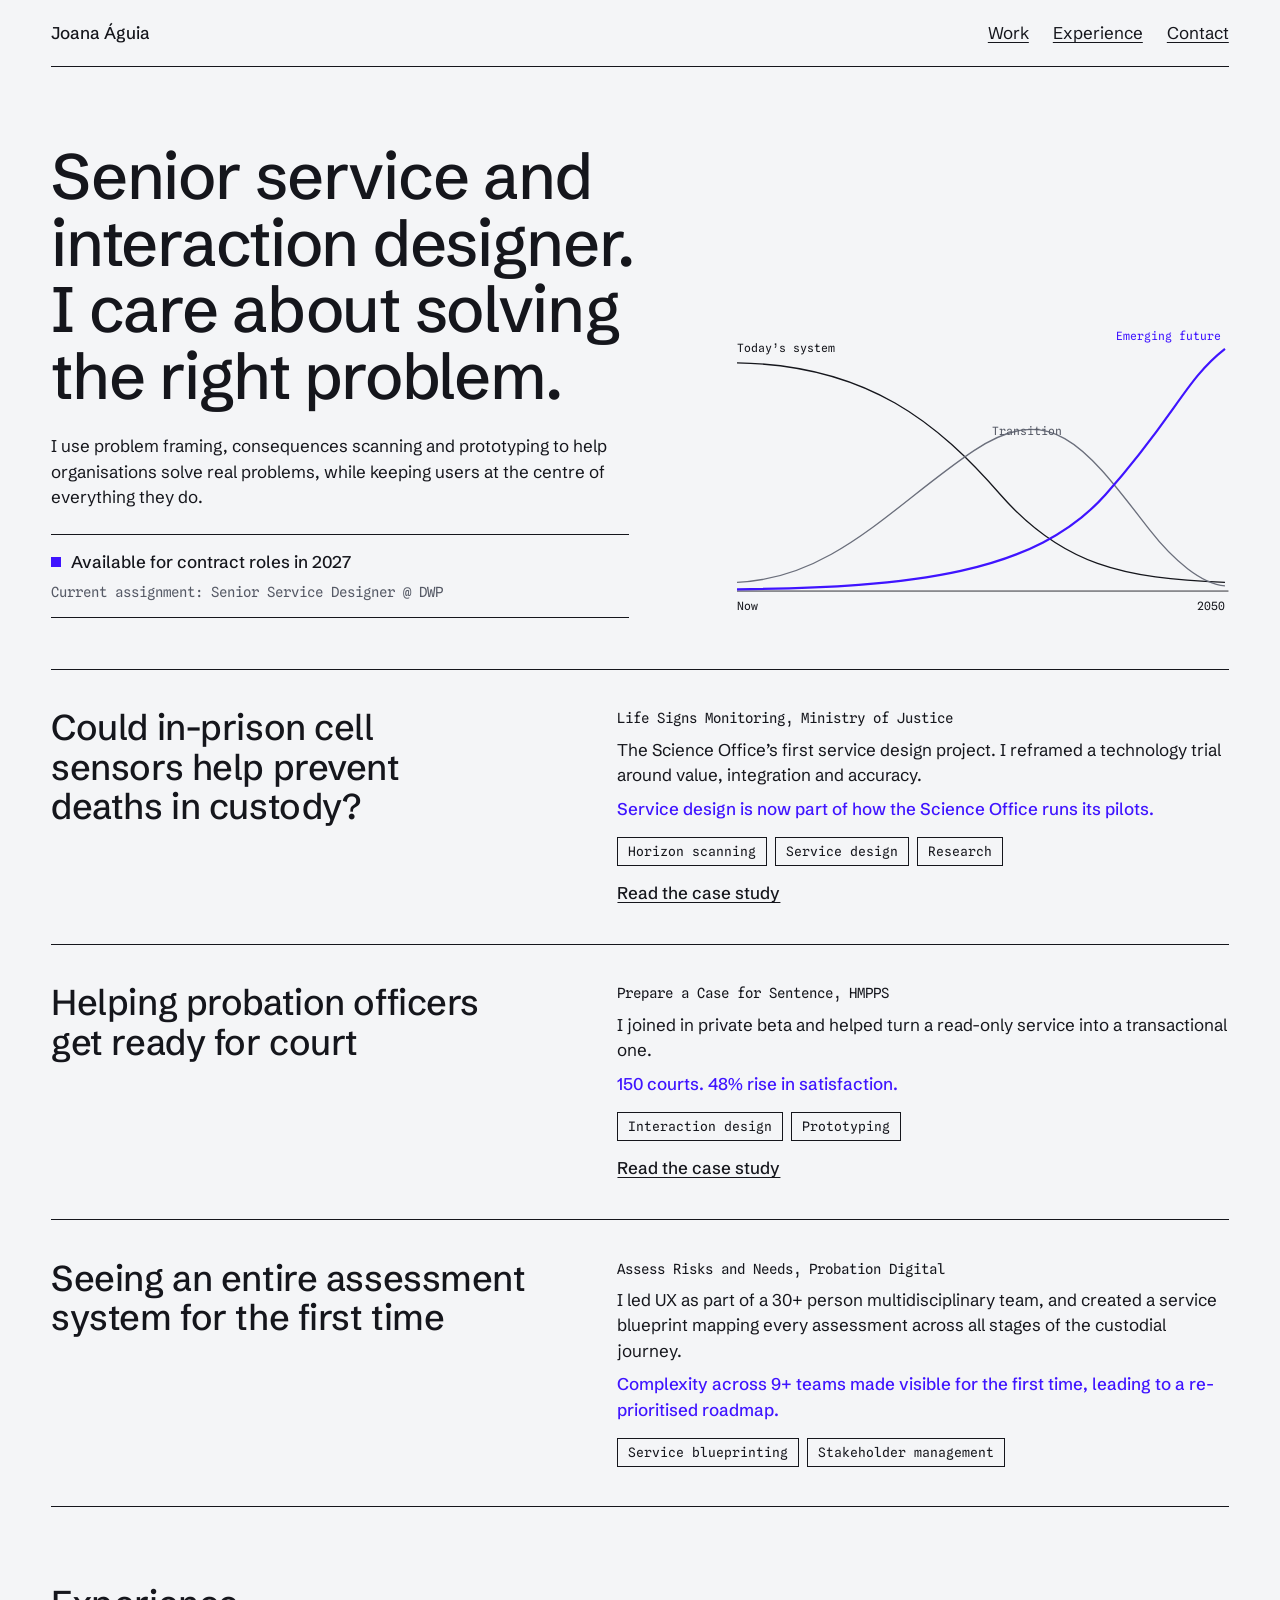
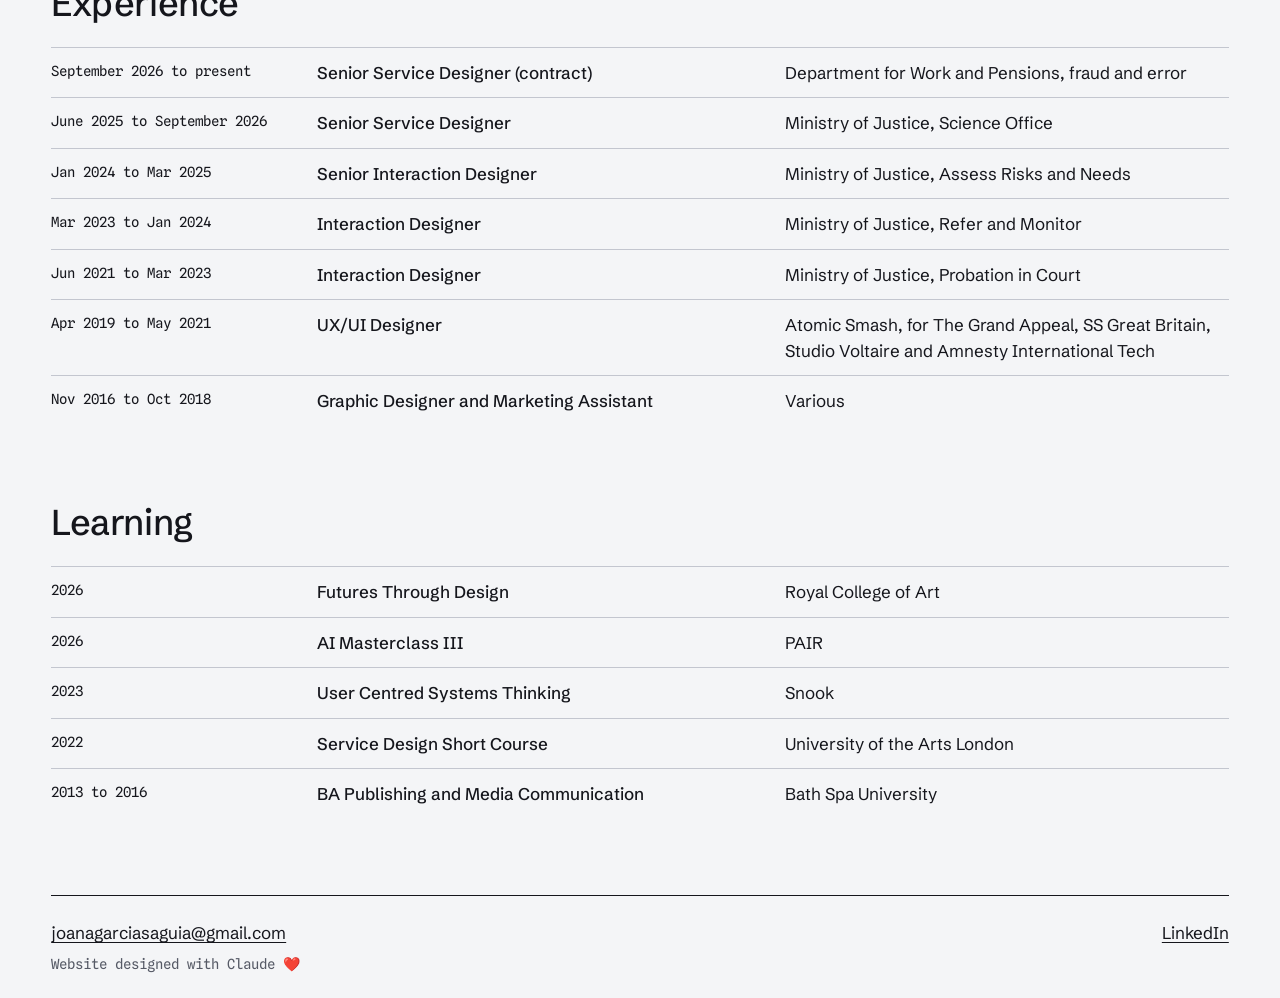
<file: index.html>
<!doctype html>
<html lang="en-GB">
<head>
<meta charset="utf-8">
<meta name="viewport" content="width=device-width, initial-scale=1">
<title>Joana Águia</title>
<meta name="description" content="Joana Águia is a contractor service and interaction designer working on complex public services, emerging technology and futures.">
<meta property="og:title" content="Joana Águia, contractor service and interaction designer">
<meta property="og:description" content="Complex public services, emerging technology and futures.">
<meta property="og:url" content="https://joanaaguia.co.uk/">
<meta property="og:type" content="website">
<link rel="icon" href="data:image/svg+xml,%3Csvg xmlns='http://www.w3.org/2000/svg' viewBox='0 0 32 32'%3E%3Crect width='32' height='32' fill='%233f14ff'/%3E%3Cpath d='M6 26 16 6l10 20' fill='none' stroke='white' stroke-width='3'/%3E%3C/svg%3E">
<link rel="preconnect" href="https://fonts.googleapis.com">
<link rel="preconnect" href="https://fonts.gstatic.com" crossorigin>
<link href="https://fonts.googleapis.com/css2?family=Schibsted+Grotesk:wght@400;500&family=Spline+Sans+Mono:wght@400&display=swap" rel="stylesheet">
<style>
/* Thin rules on a cool page and one purple accent. */
:root {
  color-scheme: light;
  --ink: #15161c;
  --muted: #565a66;
  --rule: #c3c6cf;
  --page: #f4f5f7;
  --accent: #3f14ff;
  --white: #ffffff;
  --sans: "Schibsted Grotesk", Arial, sans-serif;
  --mono: "Spline Sans Mono", "Courier New", monospace;
  --gap: clamp(32px, 6vw, 96px);
}
* { box-sizing: border-box; }
html { scroll-behavior: smooth; }
body {
  margin: 0;
  background: var(--page);
  color: var(--ink);
  font: 400 17px/1.5 var(--sans);
}
h1, h2, h3, p, ul, figure { margin: 0; }
ul { padding: 0; list-style: none; }
a { color: inherit; text-underline-offset: .2em; }
a:hover { color: var(--accent); }
:focus-visible { outline: 2px solid var(--accent); outline-offset: 2px; }

.page {
  padding-left: max(clamp(16px, 4vw, 56px), env(safe-area-inset-left, 0px));
  padding-right: max(clamp(16px, 4vw, 56px), env(safe-area-inset-right, 0px));
}
.skip { position: absolute; left: 16px; top: -4rem; background: var(--white); padding: 8px 12px; }
.skip:focus { top: 8px; }

nav.top, footer {
  display: flex; flex-wrap: wrap; justify-content: space-between; gap: 8px 32px;
  padding-block: 20px;
}
nav.top { border-bottom: 1px solid var(--ink); }
nav.top .name { font-weight: 500; }
nav.top ul { display: flex; gap: 24px; }

.hero {
  display: flex; flex-wrap: wrap; align-items: flex-end; gap: 24px var(--gap);
  padding-block: clamp(40px, 6vw, 80px) clamp(32px, 4vw, 56px);
  border-bottom: 1px solid var(--ink);
}
.hero-text { flex: 5 1 420px; min-width: 0; display: flex; flex-direction: column; gap: 24px; }
h1 {
  font-size: clamp(38px, 5vw, 72px); line-height: 1.04; font-weight: 500;
  letter-spacing: -.02em; text-wrap: balance;
}
.hero p { max-width: 34em; }
.horizons { flex: 4 1 340px; min-width: 0; }
.horizons svg { display: block; width: 100%; height: auto; font: 400 13px var(--mono); }
.horizons path { fill: none; stroke-width: 1.5; }
.horizons .axis { stroke: var(--ink); stroke-width: 1; }
.horizons .h1 { stroke: var(--ink); }
.horizons .h2 { stroke: #6b6f7c; }
.horizons .h3 { stroke: var(--accent); stroke-width: 2.5; }
.horizons text { fill: var(--ink); }
.horizons .t2 { fill: var(--muted); }
.horizons .t3 { fill: var(--accent); }
.horizons .h3 { stroke-dasharray: 700; stroke-dashoffset: 700; animation: draw 1.6s .2s cubic-bezier(.3,.7,.2,1) forwards; }
@keyframes draw { to { stroke-dashoffset: 0; } }
.mono { font: 400 14px/1.45 var(--mono); }

/* Lists */
.work article {
  display: flex; flex-wrap: wrap; gap: 12px var(--gap);
  padding-block: clamp(24px, 3vw, 40px);
  border-bottom: 1px solid var(--ink);
}
.work h2, .section-title {
  font-size: clamp(26px, 2.8vw, 40px); line-height: 1.1; font-weight: 500; letter-spacing: -.012em;
}
.work h2 { flex: 5 1 380px; min-width: 0; text-wrap: balance; }
.work .info { flex: 6 1 480px; min-width: 0; display: flex; flex-direction: column; gap: 8px; max-width: 42em; }
.work .result { font-weight: 500; color: var(--accent); }
.skills { display: flex; flex-wrap: wrap; gap: 8px; margin-top: 8px; }
.work h2 a { text-decoration: none; }
.work h2 a:hover { color: var(--accent); text-decoration: underline; text-decoration-thickness: 1px; }
.read-more { font-weight: 500; margin-top: 6px; }
.skills li { font: 400 13px/1 var(--mono); padding: 7px 10px; border: 1px solid var(--ink); }

.block { padding-top: clamp(40px, 6vw, 80px); }
.section-title { margin-bottom: 24px; }
.row {
  display: flex; flex-wrap: wrap; gap: 2px 24px;
  padding-block: 12px;
  border-top: 1px solid var(--rule);
}
.row > :first-child { flex: 1 1 200px; min-width: 0; line-height: 1.7; }
.row > :nth-child(2) { flex: 3 1 320px; min-width: 0; font-size: 17px; font-weight: 500; }
.row > :nth-child(3) { flex: 3 1 320px; min-width: 0; }

footer { margin-top: clamp(40px, 6vw, 80px); border-top: 1px solid var(--ink); padding-block: 24px; }
footer a { overflow-wrap: anywhere; }
.credit { flex: 1 1 100%; margin: 0; font: 400 14px/1.45 var(--mono); color: var(--muted); }
.availability { display: flex; flex-wrap: wrap; align-items: center; gap: 8px 20px; border-block: 1px solid var(--ink); padding-block: 14px; max-width: 34em; }
.availability strong { display: inline-flex; align-items: center; gap: 10px; font-weight: 500; }
.availability strong::before { content: ""; width: 10px; height: 10px; background: var(--accent); flex: none; }
.availability span { font: 400 14px/1.45 var(--mono); color: var(--muted); }

@media (prefers-reduced-motion: reduce) {
  html { scroll-behavior: auto; }
  .horizons .h3 { animation: none; stroke-dashoffset: 0; }
}
@media (max-width: 600px) { .horizons svg { font-size: 19px; } }
</style>
</head>
<body>
<div class="page">
  <a class="skip" href="#work">Skip to selected work</a>

  <nav class="top" aria-label="Main">
    <span class="name">Joana Águia</span>
    <ul>
      <li><a href="#work">Work</a></li>
      <li><a href="#experience">Experience</a></li>
      <li><a href="#contact">Contact</a></li>
    </ul>
  </nav>

  <header class="hero">
    <div class="hero-text">
      <h1>Senior service and interaction designer. I care about solving the right problem.</h1>
      <p>I use problem framing, consequences scanning and prototyping to help organisations solve real problems, while keeping users at the centre of everything they do.</p>
      <p class="availability"><strong>Available for contract roles in 2027</strong><span>Current assignment: Senior Service Designer @ DWP</span></p>
    </div>
    <figure class="horizons">
      <svg viewBox="0 0 560 340" role="img" aria-label="Three Horizons diagram: today’s system declines, a transition rises and falls, and an emerging future grows.">
        <line x1="0" y1="310" x2="560" y2="310" class="axis"/>
        <path d="M0 50C150 52 230 120 300 200S440 296 556 300" class="h1"/>
        <path d="M0 300C110 296 180 210 270 150S400 150 470 240C498 276 530 302 556 304" class="h2"/>
        <path d="M0 308C200 306 340 290 420 200S510 70 556 34" class="h3"/>
        <text x="0" y="38">Today’s system</text>
        <text x="330" y="132" text-anchor="middle" class="t2">Transition</text>
        <text x="552" y="24" text-anchor="end" class="t3">Emerging future</text>
        <text x="0" y="332">Now</text>
        <text x="556" y="332" text-anchor="end">2050</text>
      </svg>
    </figure>
  </header>

  <main>
    <section id="work" class="work" aria-label="Selected work">
      <article>
        <h2><a href="life-signs-monitoring.html">Could in-prison cell sensors help prevent deaths in custody?</a></h2>
        <div class="info">
          <p class="mono">Life Signs Monitoring, Ministry of Justice</p>
          <p>The Science Office’s first service design project. I reframed a technology trial around value, integration and accuracy.</p>
          <p class="result">Service design is now part of how the Science Office runs its pilots.</p>
          <ul class="skills" aria-label="Skills used"><li>Horizon scanning</li><li>Service design</li><li>Research</li></ul>
          <p class="read-more"><a href="life-signs-monitoring.html">Read the case study</a></p>
        </div>
      </article>
      <article>
        <h2><a href="prepare-a-case-for-sentence.html">Helping probation officers get ready for court</a></h2>
        <div class="info">
          <p class="mono">Prepare a Case for Sentence, HMPPS</p>
          <p>I joined in private beta and helped turn a read-only service into a transactional one.</p>
          <p class="result">150 courts. 48% rise in satisfaction.</p>
          <ul class="skills" aria-label="Skills used"><li>Interaction design</li><li>Prototyping</li></ul>
          <p class="read-more"><a href="prepare-a-case-for-sentence.html">Read the case study</a></p>
        </div>
      </article>
      <article>
        <h2>Seeing an entire assessment system for the first time</h2>
        <div class="info">
          <p class="mono">Assess Risks and Needs, Probation Digital</p>
          <p>I led UX as part of a 30+ person multidisciplinary team, and created a service blueprint mapping every assessment across all stages of the custodial journey.</p>
          <p class="result">Complexity across 9+ teams made visible for the first time, leading to a re-prioritised roadmap.</p>
          <ul class="skills" aria-label="Skills used"><li>Service blueprinting</li><li>Stakeholder management</li></ul>
        </div>
      </article>
    </section>

    <section id="experience" class="block">
      <h2 class="section-title">Experience</h2>
      <div class="row"><p class="mono">September 2026 to present</p><h3>Senior Service Designer (contract)</h3><p>Department for Work and Pensions, fraud and error</p></div>
      <div class="row"><p class="mono">June 2025 to September 2026</p><h3>Senior Service Designer</h3><p>Ministry of Justice, Science Office</p></div>
      <div class="row"><p class="mono">Jan 2024 to Mar 2025</p><h3>Senior Interaction Designer</h3><p>Ministry of Justice, Assess Risks and Needs</p></div>
      <div class="row"><p class="mono">Mar 2023 to Jan 2024</p><h3>Interaction Designer</h3><p>Ministry of Justice, Refer and Monitor</p></div>
      <div class="row"><p class="mono">Jun 2021 to Mar 2023</p><h3>Interaction Designer</h3><p>Ministry of Justice, Probation in Court</p></div>
      <div class="row"><p class="mono">Apr 2019 to May 2021</p><h3>UX/UI Designer</h3><p>Atomic Smash, for The Grand Appeal, SS Great Britain, Studio Voltaire and Amnesty International Tech</p></div>
      <div class="row"><p class="mono">Nov 2016 to Oct 2018</p><h3>Graphic Designer and Marketing Assistant</h3><p>Various</p></div>
    </section>

    <section class="block" aria-labelledby="learning">
      <h2 class="section-title" id="learning">Learning</h2>
      <div class="row"><p class="mono">2026</p><h3>Futures Through Design</h3><p>Royal College of Art</p></div>
      <div class="row"><p class="mono">2026</p><h3>AI Masterclass III</h3><p>PAIR</p></div>
      <div class="row"><p class="mono">2023</p><h3>User Centred Systems Thinking</h3><p>Snook</p></div>
      <div class="row"><p class="mono">2022</p><h3>Service Design Short Course</h3><p>University of the Arts London</p></div>
      <div class="row"><p class="mono">2013 to 2016</p><h3>BA Publishing and Media Communication</h3><p>Bath Spa University</p></div>
    </section>
  </main>

  <footer id="contact">
    <a href="mailto:joanagarciasaguia@gmail.com">joanagarciasaguia@gmail.com</a>
    <a href="https://www.linkedin.com/in/joana-aguia">LinkedIn</a>
    <p class="credit">Website designed with Claude ❤️</p>
  </footer>
</div>

</body>
</html>
</file>
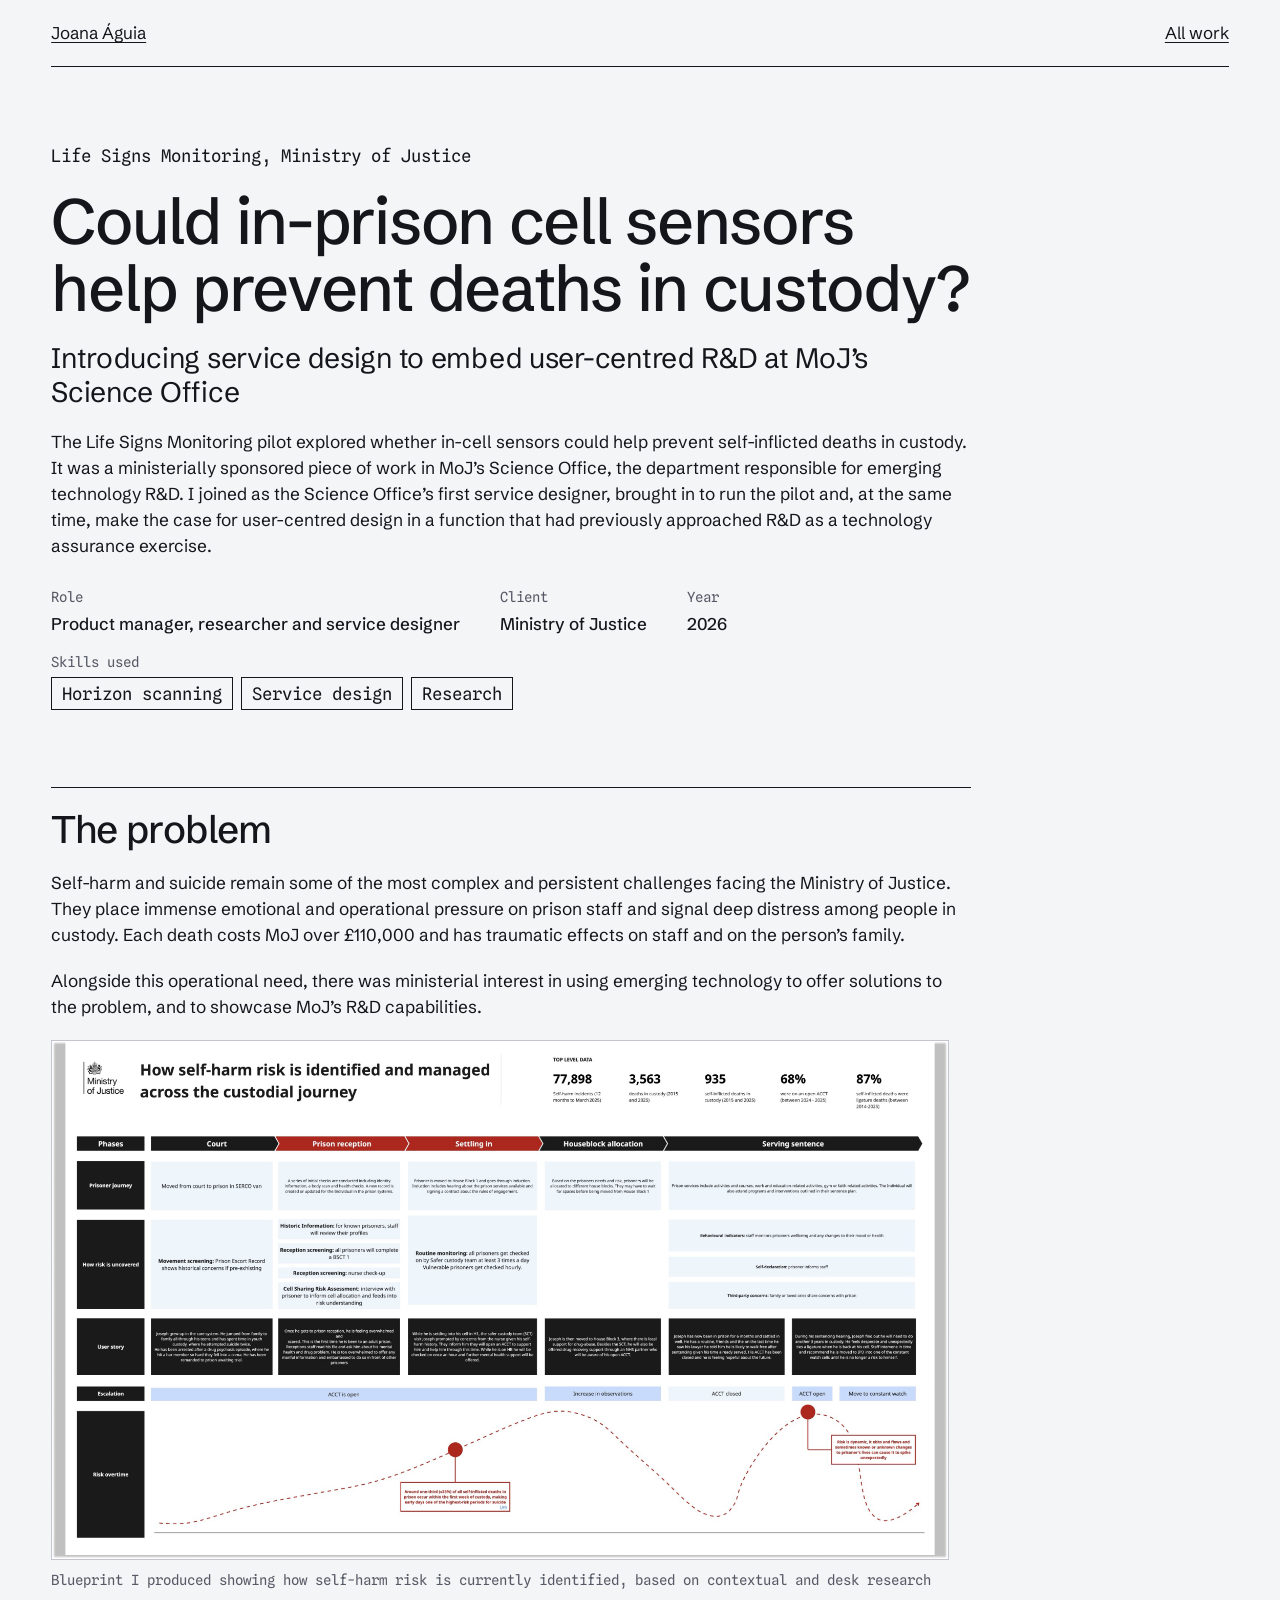
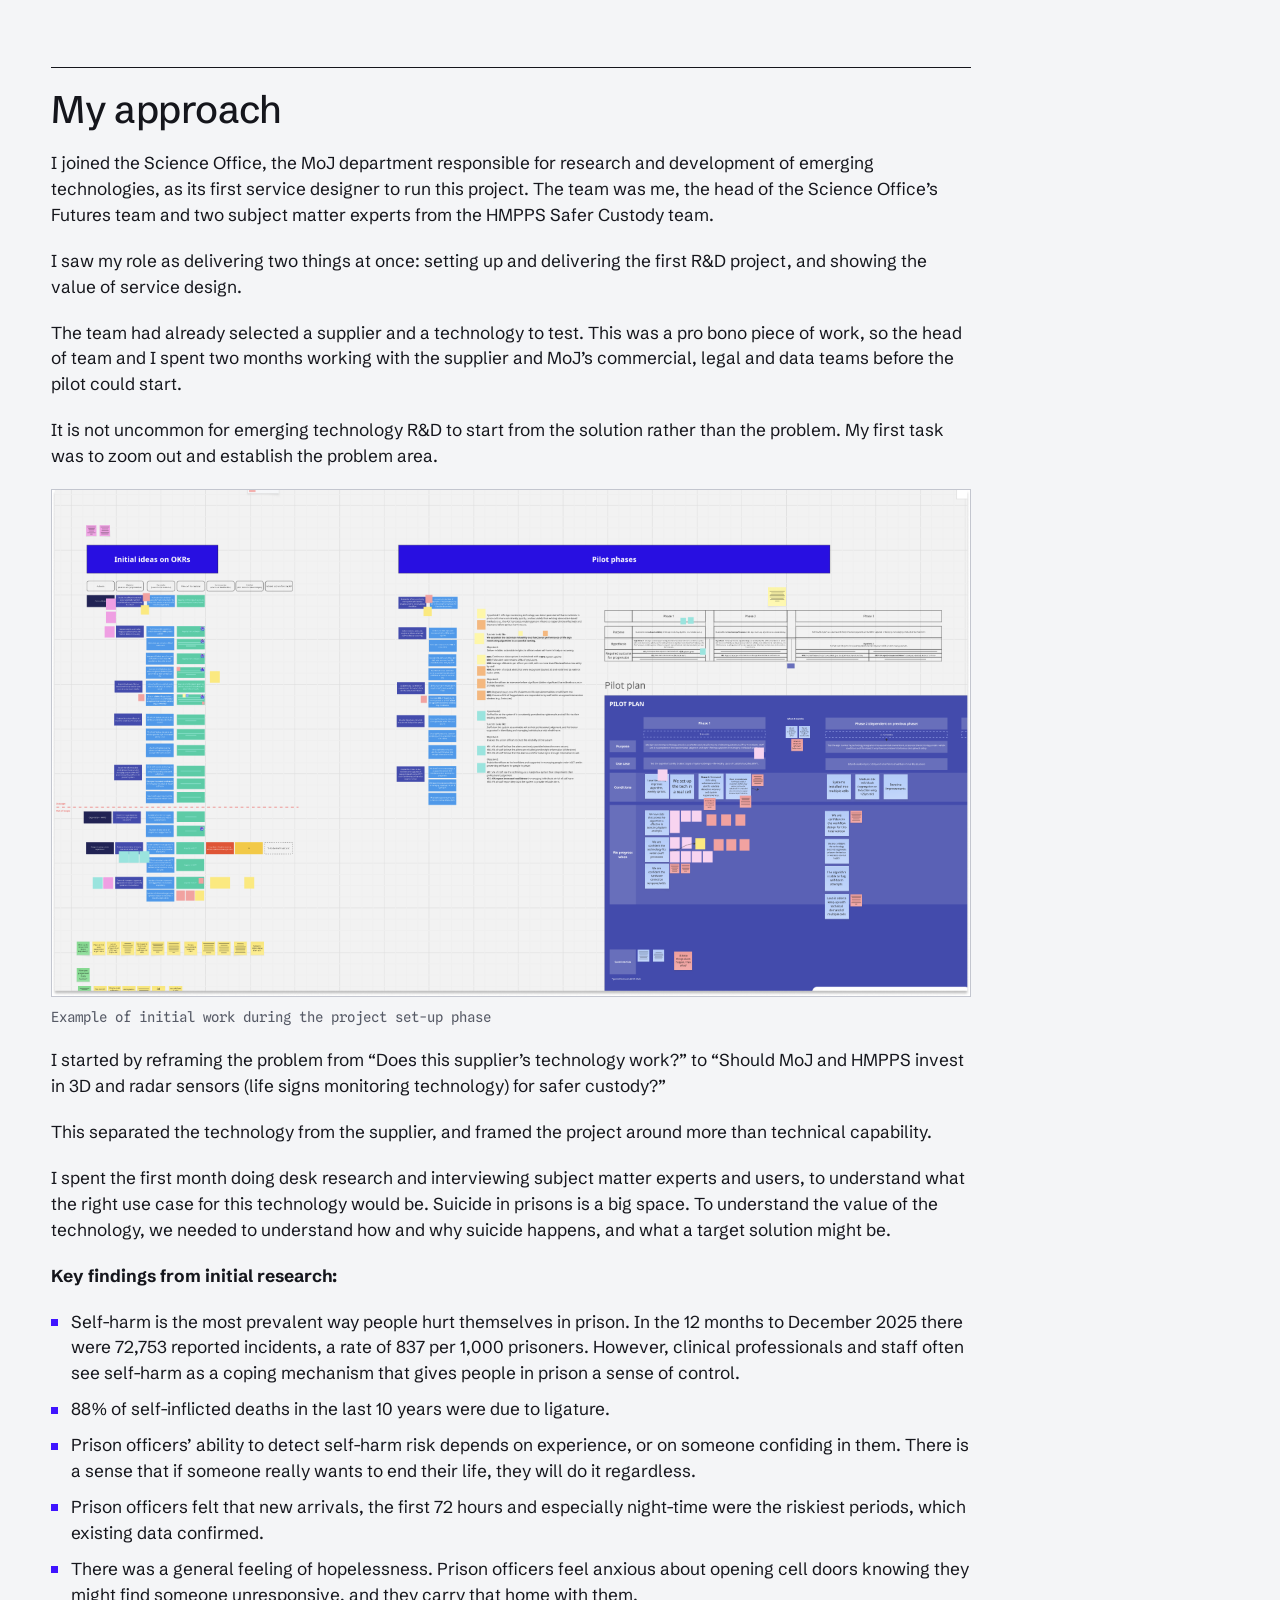
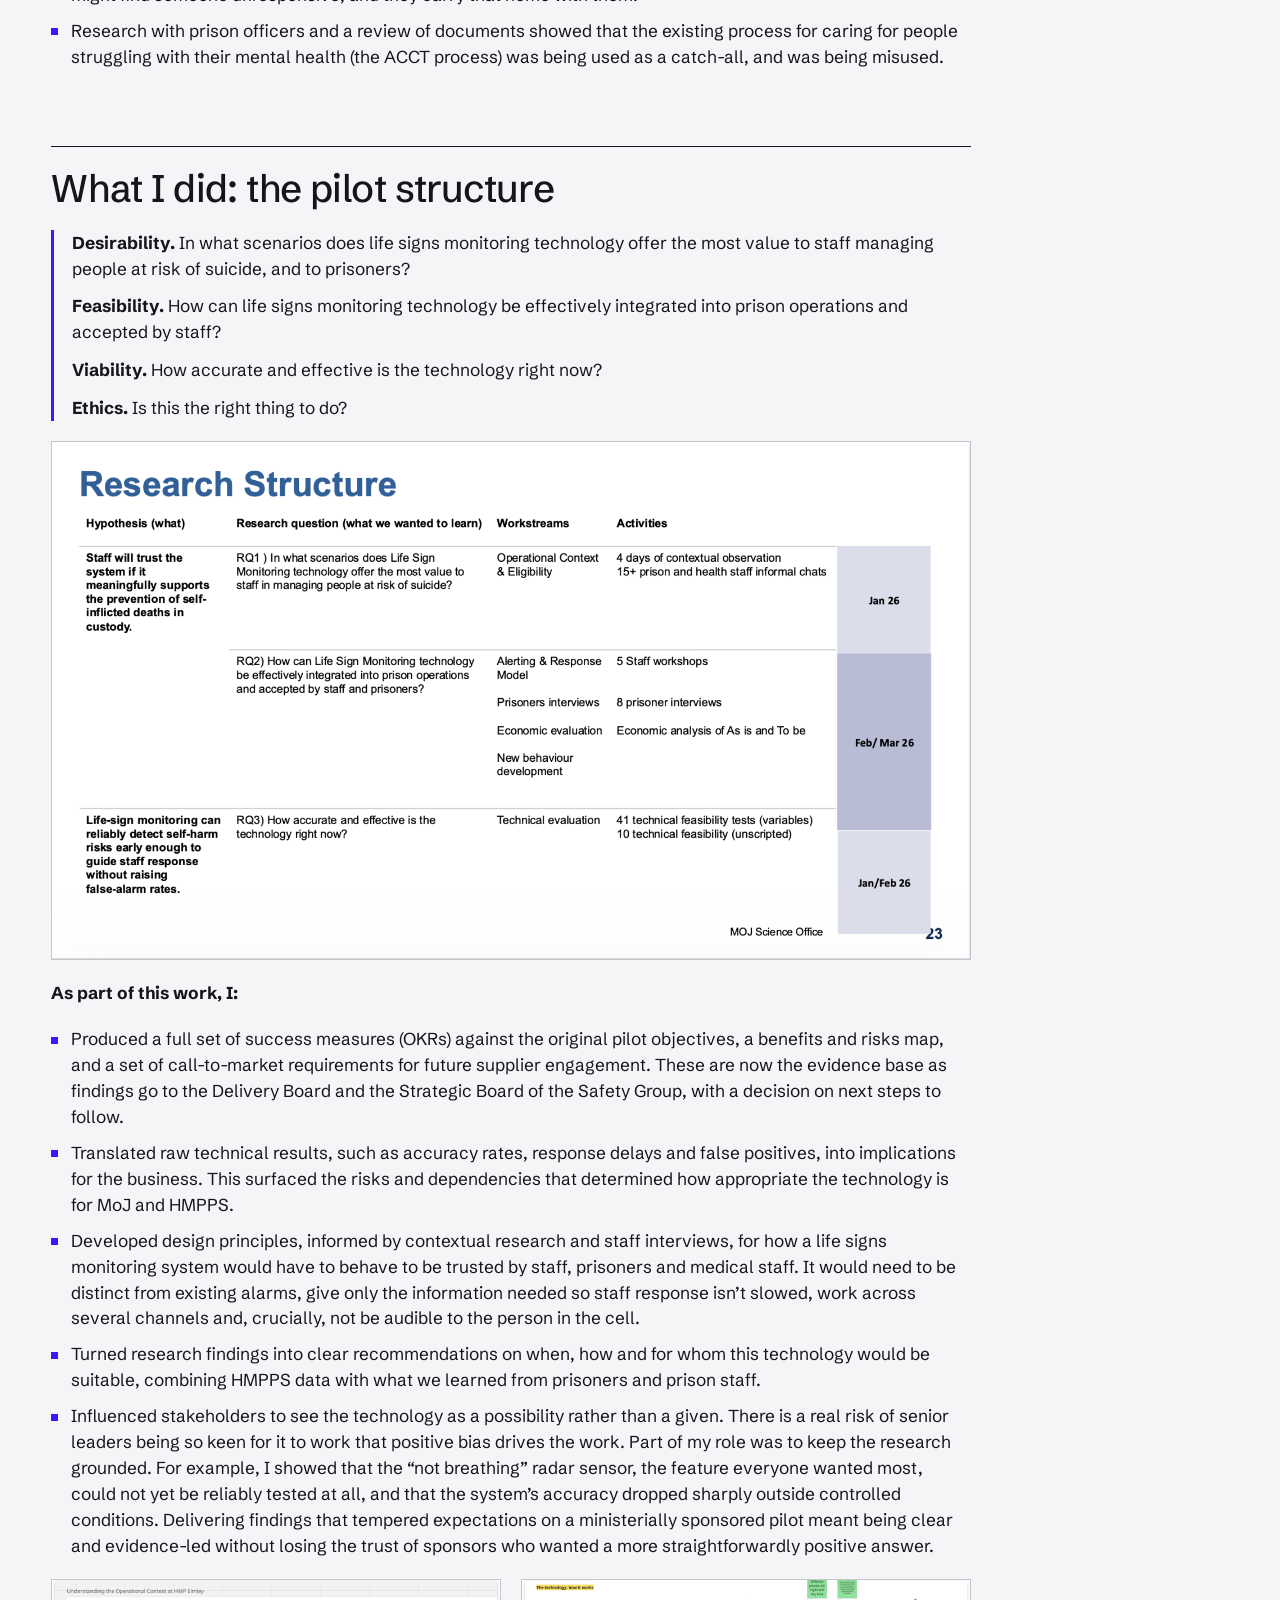
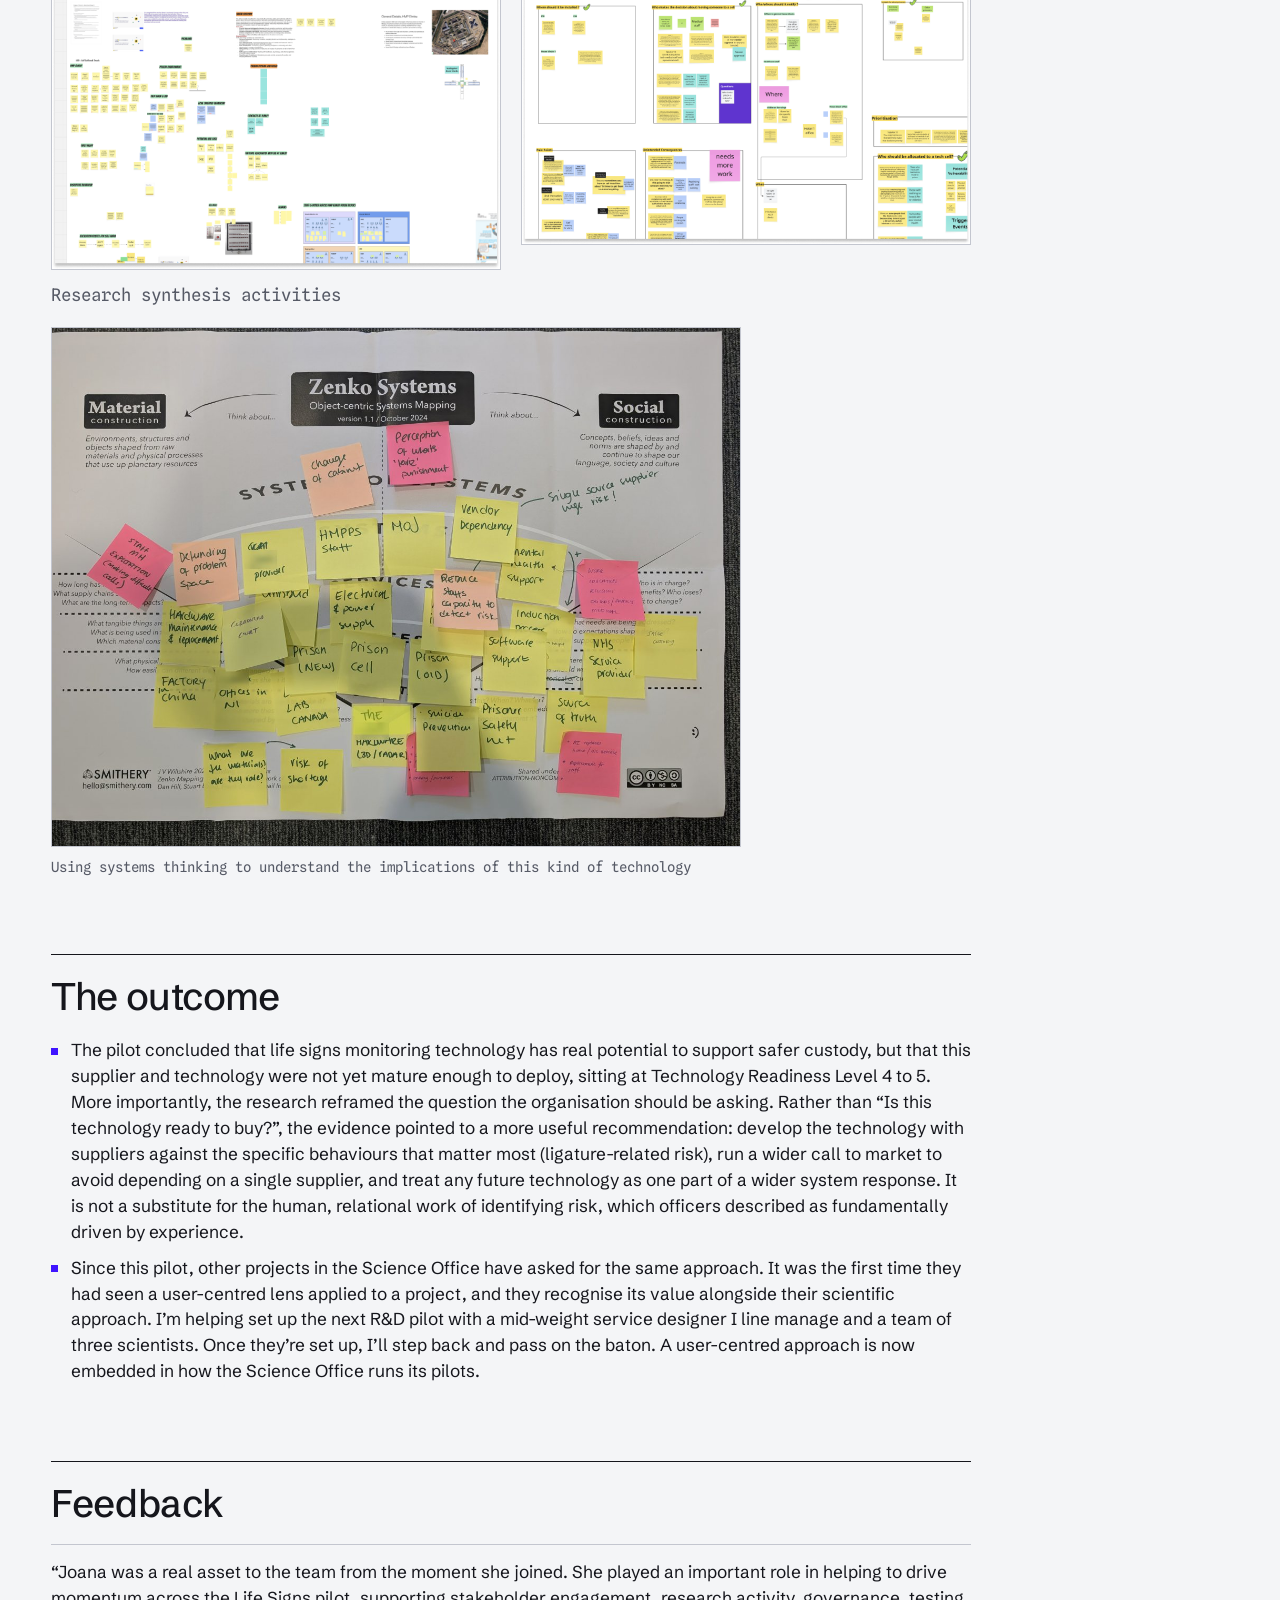
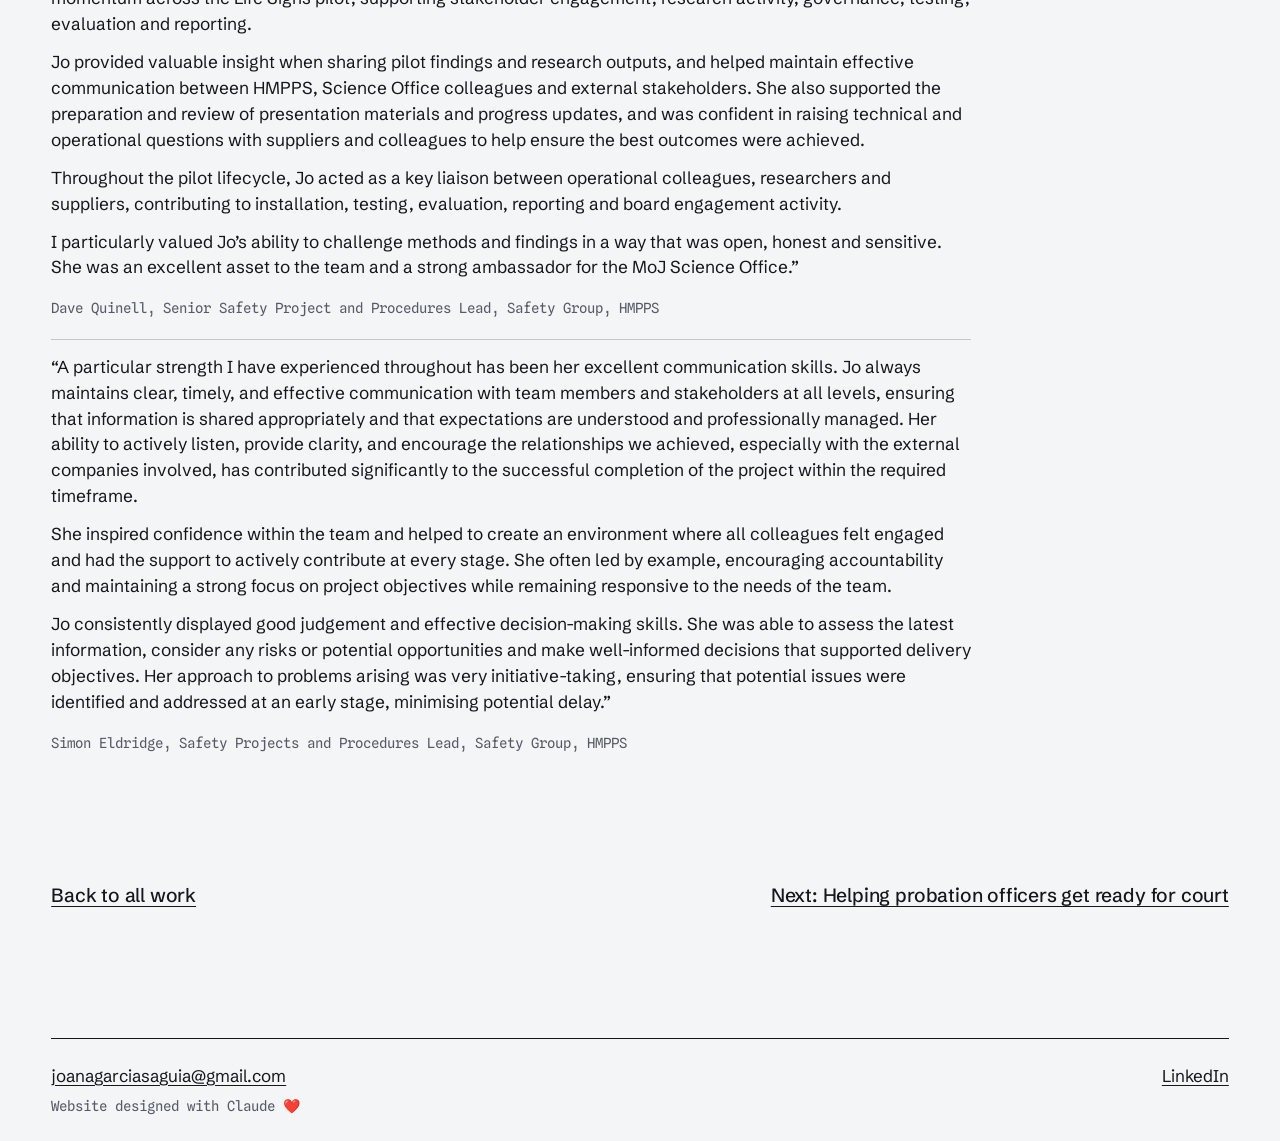
<file: life-signs-monitoring.html>
<!doctype html>
<html lang="en-GB">
<head>
<meta charset="utf-8">
<meta name="viewport" content="width=device-width, initial-scale=1">
<title>Could in-prison cell sensors help prevent deaths in custody? | Joana Águia</title>
<meta name="description" content="Introducing service design to embed user-centred R&D at the Ministry of Justice’s Science Office, through the Life Signs Monitoring pilot.">
<meta property="og:title" content="Could in-prison cell sensors help prevent deaths in custody?">
<meta property="og:description" content="Introducing service design to embed user-centred R&D at MoJ’s Science Office.">
<meta property="og:type" content="article">
<link rel="icon" href="data:image/svg+xml,%3Csvg xmlns='http://www.w3.org/2000/svg' viewBox='0 0 32 32'%3E%3Crect width='32' height='32' fill='%233f14ff'/%3E%3Cpath d='M6 26 16 6l10 20' fill='none' stroke='white' stroke-width='3'/%3E%3C/svg%3E">
<link rel="preconnect" href="https://fonts.googleapis.com">
<link rel="preconnect" href="https://fonts.gstatic.com" crossorigin>
<link href="https://fonts.googleapis.com/css2?family=Schibsted+Grotesk:wght@400;500&family=Spline+Sans+Mono:wght@400&display=swap" rel="stylesheet">
<link rel="stylesheet" href="styles.css">
</head>
<body>
<div class="page">
  <nav class="cs-back" aria-label="Main">
    <a href="index.html" class="name">Joana Águia</a>
    <a href="index.html#work">All work</a>
  </nav>

  <main class="flow">
    <header class="flow-intro">
      <p class="mono">Life Signs Monitoring, Ministry of Justice</p>
      <h1>Could in-prison cell sensors help prevent deaths in custody?</h1>
      <p class="subtitle">Introducing service design to embed user-centred R&amp;D at MoJ’s Science Office</p>
      <p>The Life Signs Monitoring pilot explored whether in-cell sensors could help prevent self-inflicted deaths in custody. It was a ministerially sponsored piece of work in MoJ’s Science Office, the department responsible for emerging technology R&amp;D. I joined as the Science Office’s first service designer, brought in to run the pilot and, at the same time, make the case for user-centred design in a function that had previously approached R&amp;D as a technology assurance exercise.</p>
      <dl class="flow-facts">
        <div><dt>Role</dt><dd>Product manager, researcher and service designer</dd></div>
        <div><dt>Client</dt><dd>Ministry of Justice</dd></div>
        <div><dt>Year</dt><dd>2026</dd></div>
        <div><dt>Skills used</dt><dd><ul class="skills"><li>Horizon scanning</li><li>Service design</li><li>Research</li></ul></dd></div>
      </dl>
    </header>

    <section>
      <h2>The problem</h2>
      <p>Self-harm and suicide remain some of the most complex and persistent challenges facing the Ministry of Justice. They place immense emotional and operational pressure on prison staff and signal deep distress among people in custody. Each death costs MoJ over £110,000 and has traumatic effects on staff and on the person’s family.</p>
      <p>Alongside this operational need, there was ministerial interest in using emerging technology to offer solutions to the problem, and to showcase MoJ’s R&amp;D capabilities.</p>
      <figure class="cs-figure">
        <a href="images/life-signs/risk-blueprint.png"><img src="images/life-signs/risk-blueprint.png" width="1750" height="1012" alt="A service blueprint titled How self-harm risk is identified and managed across the custodial journey. It follows five phases, from court to serving a sentence, with rows for the prisoner journey, how risk is uncovered, a user story, escalation and a curve showing how risk rises and falls over time. Headline figures include 77,898 self-harm incidents in a year and 87% of self-inflicted deaths being ligature deaths."></a>
        <figcaption>Blueprint I produced showing how self-harm risk is currently identified, based on contextual and desk research</figcaption>
      </figure>
    </section>

    <section>
      <h2>My approach</h2>
      <p>I joined the Science Office, the MoJ department responsible for research and development of emerging technologies, as its first service designer to run this project. The team was me, the head of the Science Office’s Futures team and two subject matter experts from the HMPPS Safer Custody team.</p>
      <p>I saw my role as delivering two things at once: setting up and delivering the first R&amp;D project, and showing the value of service design.</p>
      <p>The team had already selected a supplier and a technology to test. This was a pro bono piece of work, so the head of team and I spent two months working with the supplier and MoJ’s commercial, legal and data teams before the pilot could start.</p>
      <p>It is not uncommon for emerging technology R&amp;D to start from the solution rather than the problem. My first task was to zoom out and establish the problem area.</p>
      <figure class="cs-figure">
        <a href="images/life-signs/project-setup.png"><img src="images/life-signs/project-setup.png" width="1378" height="759" loading="lazy" alt="A Miro board with early ideas on OKRs, the pilot phases set out as purpose, hypothesis and required outcomes, and a pilot plan on a blue background."></a>
        <figcaption>Example of initial work during the project set-up phase</figcaption>
      </figure>
      <p>I started by reframing the problem from “Does this supplier’s technology work?” to “Should MoJ and HMPPS invest in 3D and radar sensors (life signs monitoring technology) for safer custody?”</p>
      <p>This separated the technology from the supplier, and framed the project around more than technical capability.</p>
      <p>I spent the first month doing desk research and interviewing subject matter experts and users, to understand what the right use case for this technology would be. Suicide in prisons is a big space. To understand the value of the technology, we needed to understand how and why suicide happens, and what a target solution might be.</p>
      <p><strong>Key findings from initial research:</strong></p>
      <ul class="squares">
        <li>Self-harm is the most prevalent way people hurt themselves in prison. In the 12 months to December 2025 there were 72,753 reported incidents, a rate of 837 per 1,000 prisoners. However, clinical professionals and staff often see self-harm as a coping mechanism that gives people in prison a sense of control.</li>
        <li>88% of self-inflicted deaths in the last 10 years were due to ligature.</li>
        <li>Prison officers’ ability to detect self-harm risk depends on experience, or on someone confiding in them. There is a sense that if someone really wants to end their life, they will do it regardless.</li>
        <li>Prison officers felt that new arrivals, the first 72 hours and especially night-time were the riskiest periods, which existing data confirmed.</li>
        <li>There was a general feeling of hopelessness. Prison officers feel anxious about opening cell doors knowing they might find someone unresponsive, and they carry that home with them.</li>
        <li>Research with prison officers and a review of documents showed that the existing process for caring for people struggling with their mental health (the ACCT process) was being used as a catch-all, and was being misused.</li>
      </ul>
    </section>

    <section>
      <h2>What I did: the pilot structure</h2>
      <div class="pillars">
        <p><strong>Desirability.</strong> In what scenarios does life signs monitoring technology offer the most value to staff managing people at risk of suicide, and to prisoners?</p>
        <p><strong>Feasibility.</strong> How can life signs monitoring technology be effectively integrated into prison operations and accepted by staff?</p>
        <p><strong>Viability.</strong> How accurate and effective is the technology right now?</p>
        <p><strong>Ethics.</strong> Is this the right thing to do?</p>
      </div>
      <figure class="cs-figure">
        <a href="images/life-signs/research-structure.png"><img src="images/life-signs/research-structure.png" width="1633" height="920" loading="lazy" alt="A slide titled Research Structure, mapping two hypotheses to three research questions, workstreams and activities. Activities included 4 days of contextual observation, 15 or more informal chats with prison and health staff, 5 staff workshops, 8 prisoner interviews, an economic analysis and 51 technical feasibility tests, running from January to March 2026."></a>
      </figure>
      <p><strong>As part of this work, I:</strong></p>
      <ul class="squares">
        <li>Produced a full set of success measures (OKRs) against the original pilot objectives, a benefits and risks map, and a set of call-to-market requirements for future supplier engagement. These are now the evidence base as findings go to the Delivery Board and the Strategic Board of the Safety Group, with a decision on next steps to follow.</li>
        <li>Translated raw technical results, such as accuracy rates, response delays and false positives, into implications for the business. This surfaced the risks and dependencies that determined how appropriate the technology is for MoJ and HMPPS.</li>
        <li>Developed design principles, informed by contextual research and staff interviews, for how a life signs monitoring system would have to behave to be trusted by staff, prisoners and medical staff. It would need to be distinct from existing alarms, give only the information needed so staff response isn’t slowed, work across several channels and, crucially, not be audible to the person in the cell.</li>
        <li>Turned research findings into clear recommendations on when, how and for whom this technology would be suitable, combining HMPPS data with what we learned from prisoners and prison staff.</li>
        <li>Influenced stakeholders to see the technology as a possibility rather than a given. There is a real risk of senior leaders being so keen for it to work that positive bias drives the work. Part of my role was to keep the research grounded. For example, I showed that the “not breathing” radar sensor, the feature everyone wanted most, could not yet be reliably tested at all, and that the system’s accuracy dropped sharply outside controlled conditions. Delivering findings that tempered expectations on a ministerially sponsored pilot meant being clear and evidence-led without losing the trust of sponsors who wanted a more straightforwardly positive answer.</li>
      </ul>
      <div class="figure-pair">
        <figure class="cs-figure">
          <a href="images/life-signs/synthesis-operational-context.png"><img src="images/life-signs/synthesis-operational-context.png" width="623" height="402" loading="lazy" alt="A research board titled Understanding the operational context, with clusters of sticky notes about self-harm, night shifts, escalation and house blocks."></a>
        </figure>
        <figure class="cs-figure">
          <a href="images/life-signs/synthesis-technology.png"><img src="images/life-signs/synthesis-technology.png" width="679" height="401" loading="lazy" alt="A research board titled The technology: how it works, with sections on where it should be installed, who decides on moving someone, who it should notify, pain points and unintended consequences."></a>
        </figure>
      </div>
      <p class="mono figure-note">Research synthesis activities</p>
      <figure class="cs-figure">
        <a href="images/life-signs/systems-map.jpg"><img src="images/life-signs/systems-map.jpg" width="1308" height="985" loading="lazy" alt="A Zenko Systems object-centric systems mapping poster covered in handwritten sticky notes, such as vendor dependency, prison cell, HMPPS staff, mental health support, hardware maintenance and suicide prevention. A handwritten note warns that a single source supplier is a huge risk."></a>
        <figcaption>Using systems thinking to understand the implications of this kind of technology</figcaption>
      </figure>
    </section>

    <section>
      <h2>The outcome</h2>
      <ul class="squares">
        <li>The pilot concluded that life signs monitoring technology has real potential to support safer custody, but that this supplier and technology were not yet mature enough to deploy, sitting at Technology Readiness Level 4 to 5. More importantly, the research reframed the question the organisation should be asking. Rather than “Is this technology ready to buy?”, the evidence pointed to a more useful recommendation: develop the technology with suppliers against the specific behaviours that matter most (ligature-related risk), run a wider call to market to avoid depending on a single supplier, and treat any future technology as one part of a wider system response. It is not a substitute for the human, relational work of identifying risk, which officers described as fundamentally driven by experience.</li>
        <li>Since this pilot, other projects in the Science Office have asked for the same approach. It was the first time they had seen a user-centred lens applied to a project, and they recognise its value alongside their scientific approach. I’m helping set up the next R&amp;D pilot with a mid-weight service designer I line manage and a team of three scientists. Once they’re set up, I’ll step back and pass on the baton. A user-centred approach is now embedded in how the Science Office runs its pilots.</li>
      </ul>
    </section>

    <section>
      <h2>Feedback</h2>
      <blockquote class="quote">
        <p>“Joana was a real asset to the team from the moment she joined. She played an important role in helping to drive momentum across the Life Signs pilot, supporting stakeholder engagement, research activity, governance, testing, evaluation and reporting.</p>
        <p>Jo provided valuable insight when sharing pilot findings and research outputs, and helped maintain effective communication between HMPPS, Science Office colleagues and external stakeholders. She also supported the preparation and review of presentation materials and progress updates, and was confident in raising technical and operational questions with suppliers and colleagues to help ensure the best outcomes were achieved.</p>
        <p>Throughout the pilot lifecycle, Jo acted as a key liaison between operational colleagues, researchers and suppliers, contributing to installation, testing, evaluation, reporting and board engagement activity.</p>
        <p>I particularly valued Jo’s ability to challenge methods and findings in a way that was open, honest and sensitive. She was an excellent asset to the team and a strong ambassador for the MoJ Science Office.”</p>
        <cite>Dave Quinell, Senior Safety Project and Procedures Lead, Safety Group, HMPPS</cite>
      </blockquote>
      <blockquote class="quote">
        <p>“A particular strength I have experienced throughout has been her excellent communication skills. Jo always maintains clear, timely, and effective communication with team members and stakeholders at all levels, ensuring that information is shared appropriately and that expectations are understood and professionally managed. Her ability to actively listen, provide clarity, and encourage the relationships we achieved, especially with the external companies involved, has contributed significantly to the successful completion of the project within the required timeframe.</p>
        <p>She inspired confidence within the team and helped to create an environment where all colleagues felt engaged and had the support to actively contribute at every stage. She often led by example, encouraging accountability and maintaining a strong focus on project objectives while remaining responsive to the needs of the team.</p>
        <p>Jo consistently displayed good judgement and effective decision-making skills. She was able to assess the latest information, consider any risks or potential opportunities and make well-informed decisions that supported delivery objectives. Her approach to problems arising was very initiative-taking, ensuring that potential issues were identified and addressed at an early stage, minimising potential delay.”</p>
        <cite>Simon Eldridge, Safety Projects and Procedures Lead, Safety Group, HMPPS</cite>
      </blockquote>
    </section>
  </main>

  <nav class="cs-next" aria-label="Next case study">
    <a href="index.html#work">Back to all work</a>
    <a href="prepare-a-case-for-sentence.html">Next: Helping probation officers get ready for court</a>
  </nav>

  <footer id="contact">
    <a href="mailto:joanagarciasaguia@gmail.com">joanagarciasaguia@gmail.com</a>
    <a href="https://www.linkedin.com/in/joana-aguia">LinkedIn</a>
    <p class="credit">Website designed with Claude ❤️</p>
  </footer>
</div>

<dialog class="lightbox" id="lightbox" aria-label="Enlarged image">
  <button type="button" class="lightbox-close" aria-label="Close image">×</button>
  <img alt="">
  <p class="lightbox-caption mono"></p>
</dialog>
<script>
(function () {
  var box = document.getElementById('lightbox');
  if (!box || !box.showModal) return; // older browsers just open the image
  var img = box.querySelector('img'), cap = box.querySelector('.lightbox-caption');
  document.querySelectorAll('.cs-figure a').forEach(function (a) {
    a.addEventListener('click', function (e) {
      e.preventDefault();
      var fc = a.closest('figure').querySelector('figcaption');
      img.src = a.getAttribute('href'); img.alt = a.querySelector('img').alt;
      cap.textContent = fc ? fc.textContent : '';
      box.showModal();
    });
  });
  box.querySelector('.lightbox-close').addEventListener('click', function () { box.close(); });
  box.addEventListener('click', function (e) { if (e.target === box) box.close(); });
  box.addEventListener('close', function () { img.removeAttribute('src'); });
})();
</script>
</body>
</html>
</file>
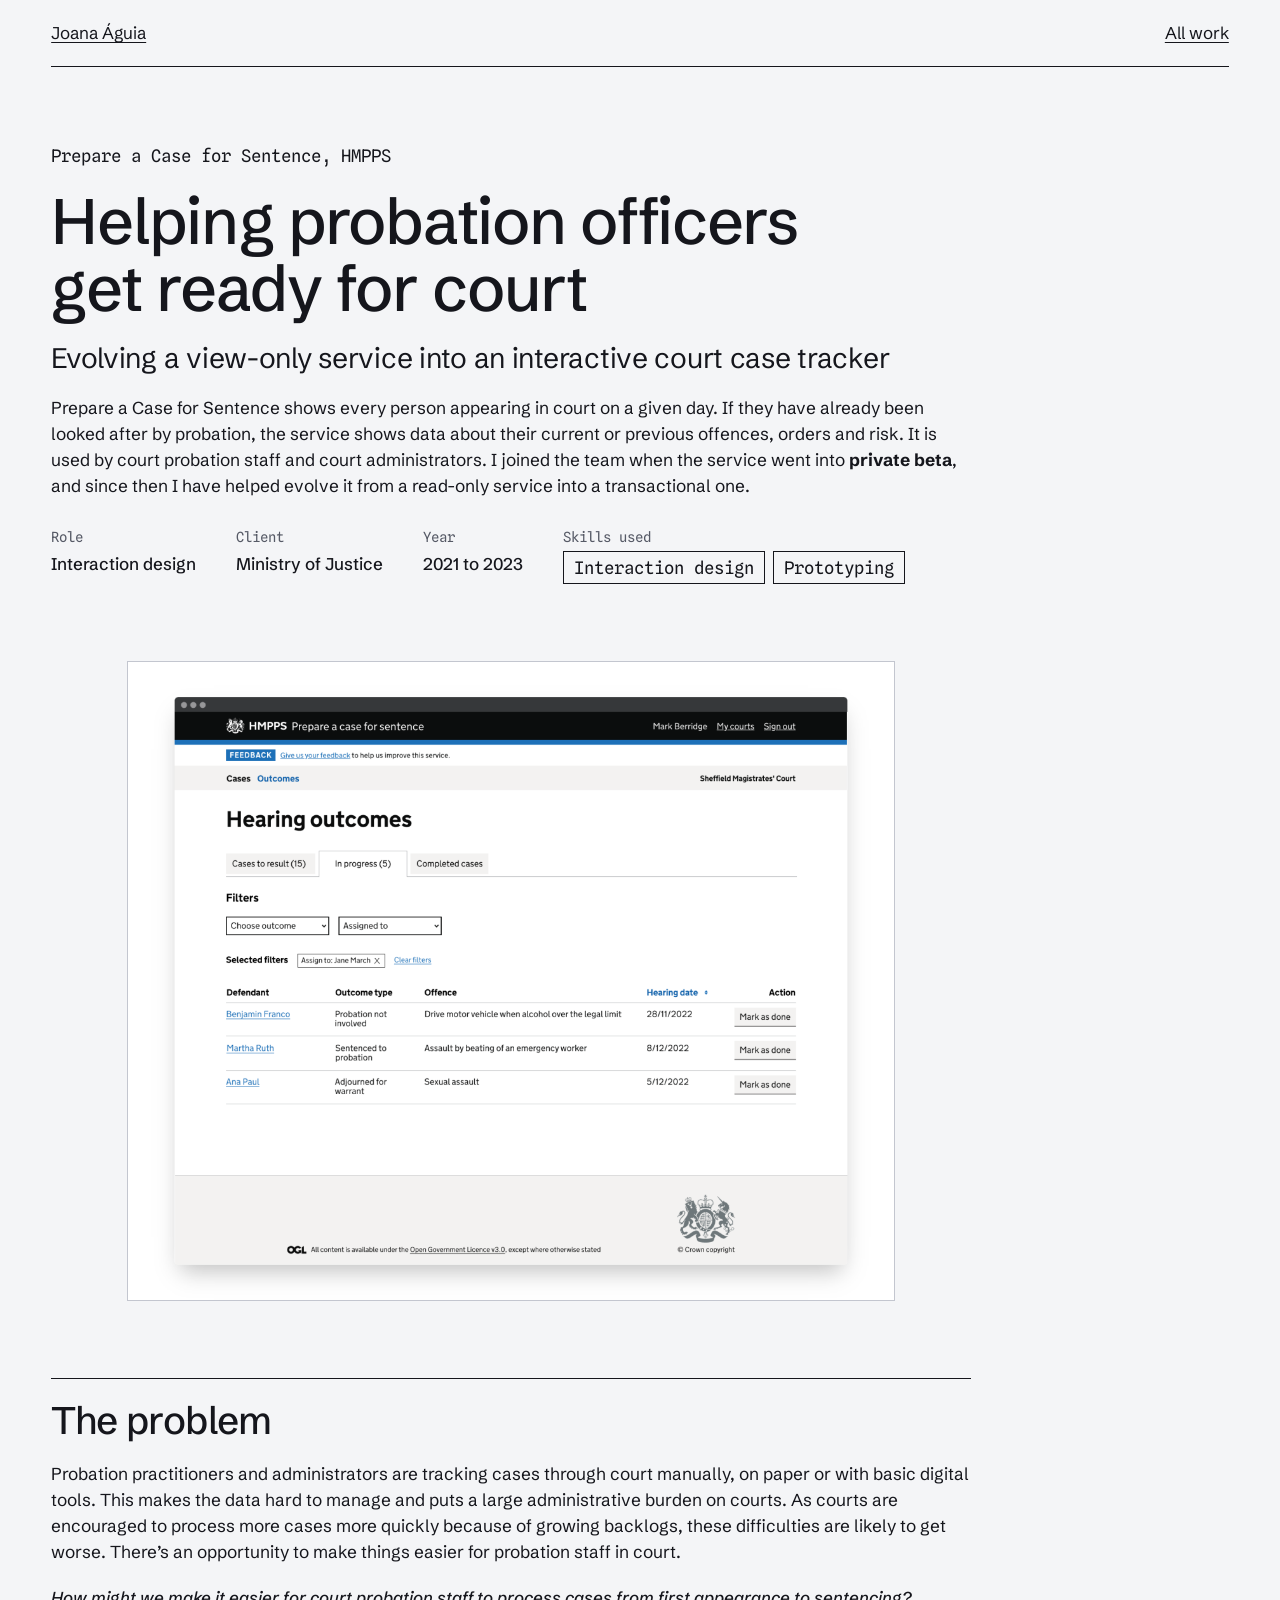
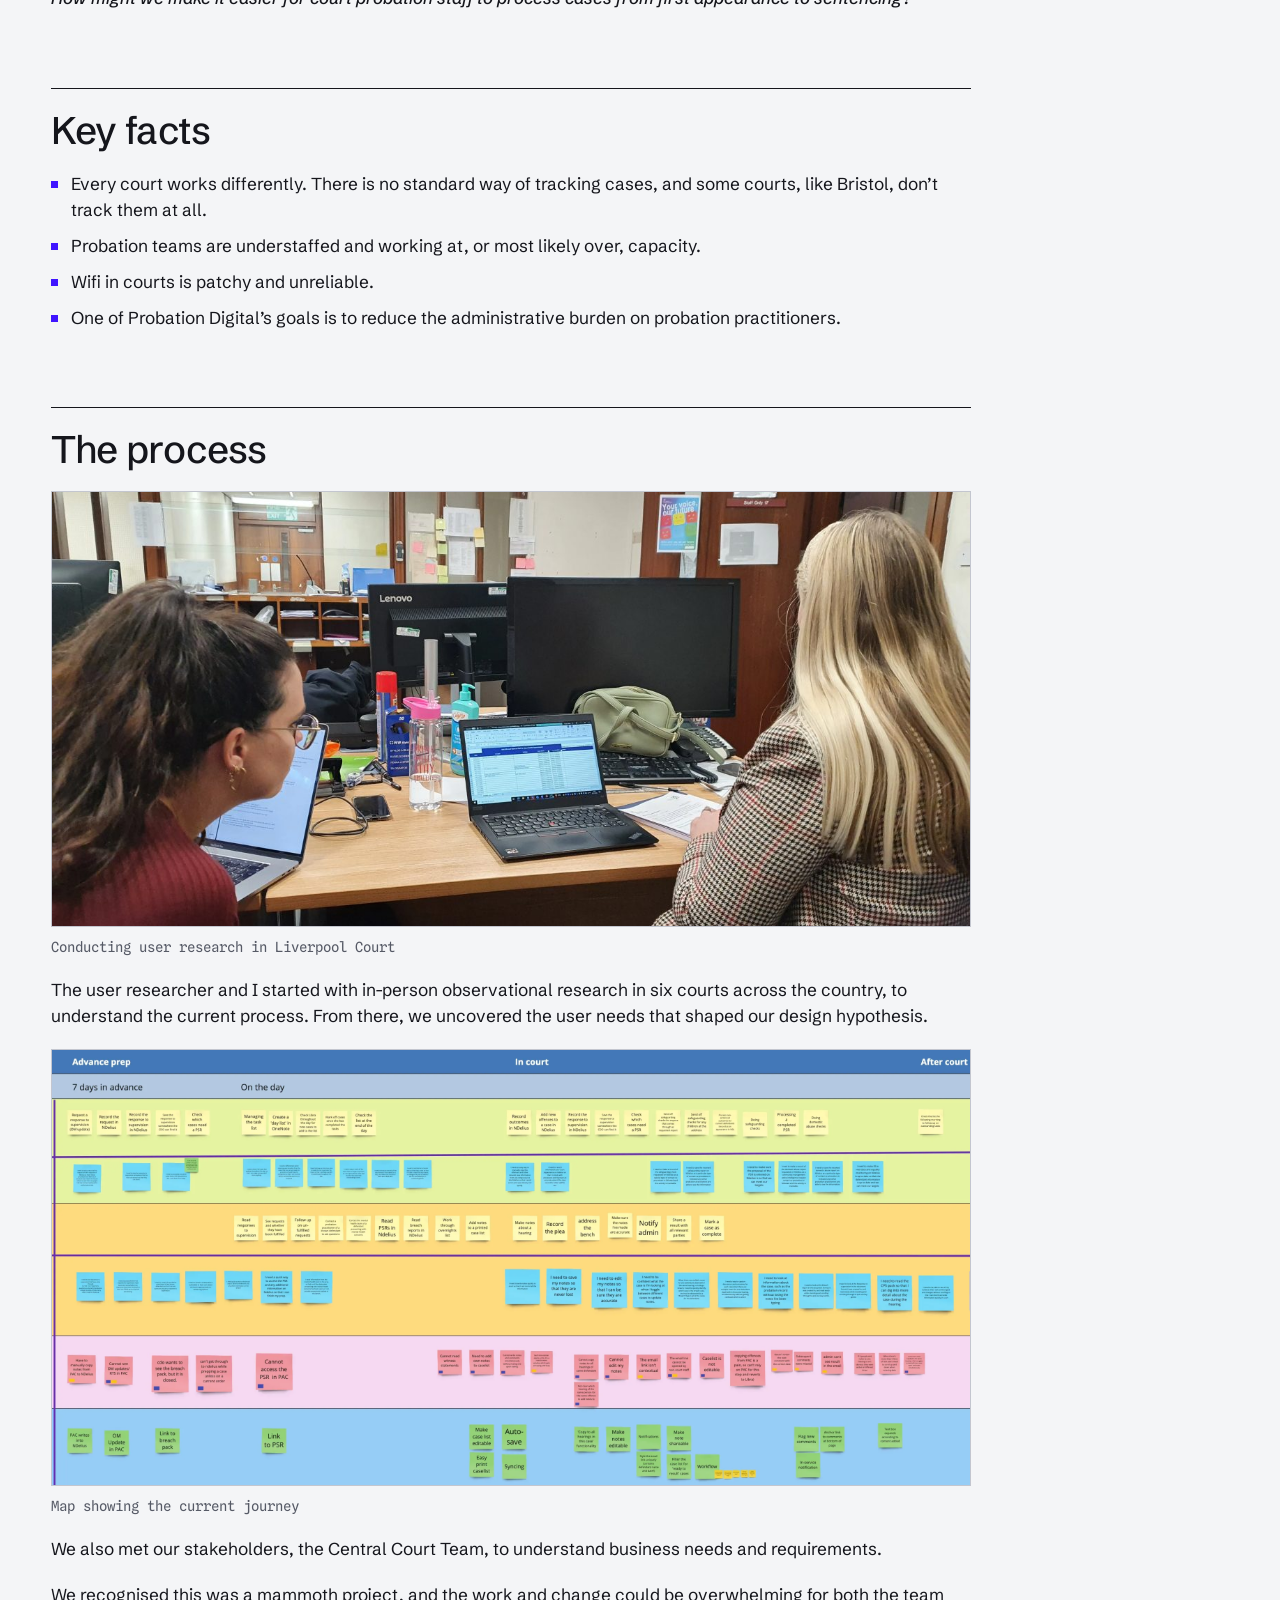
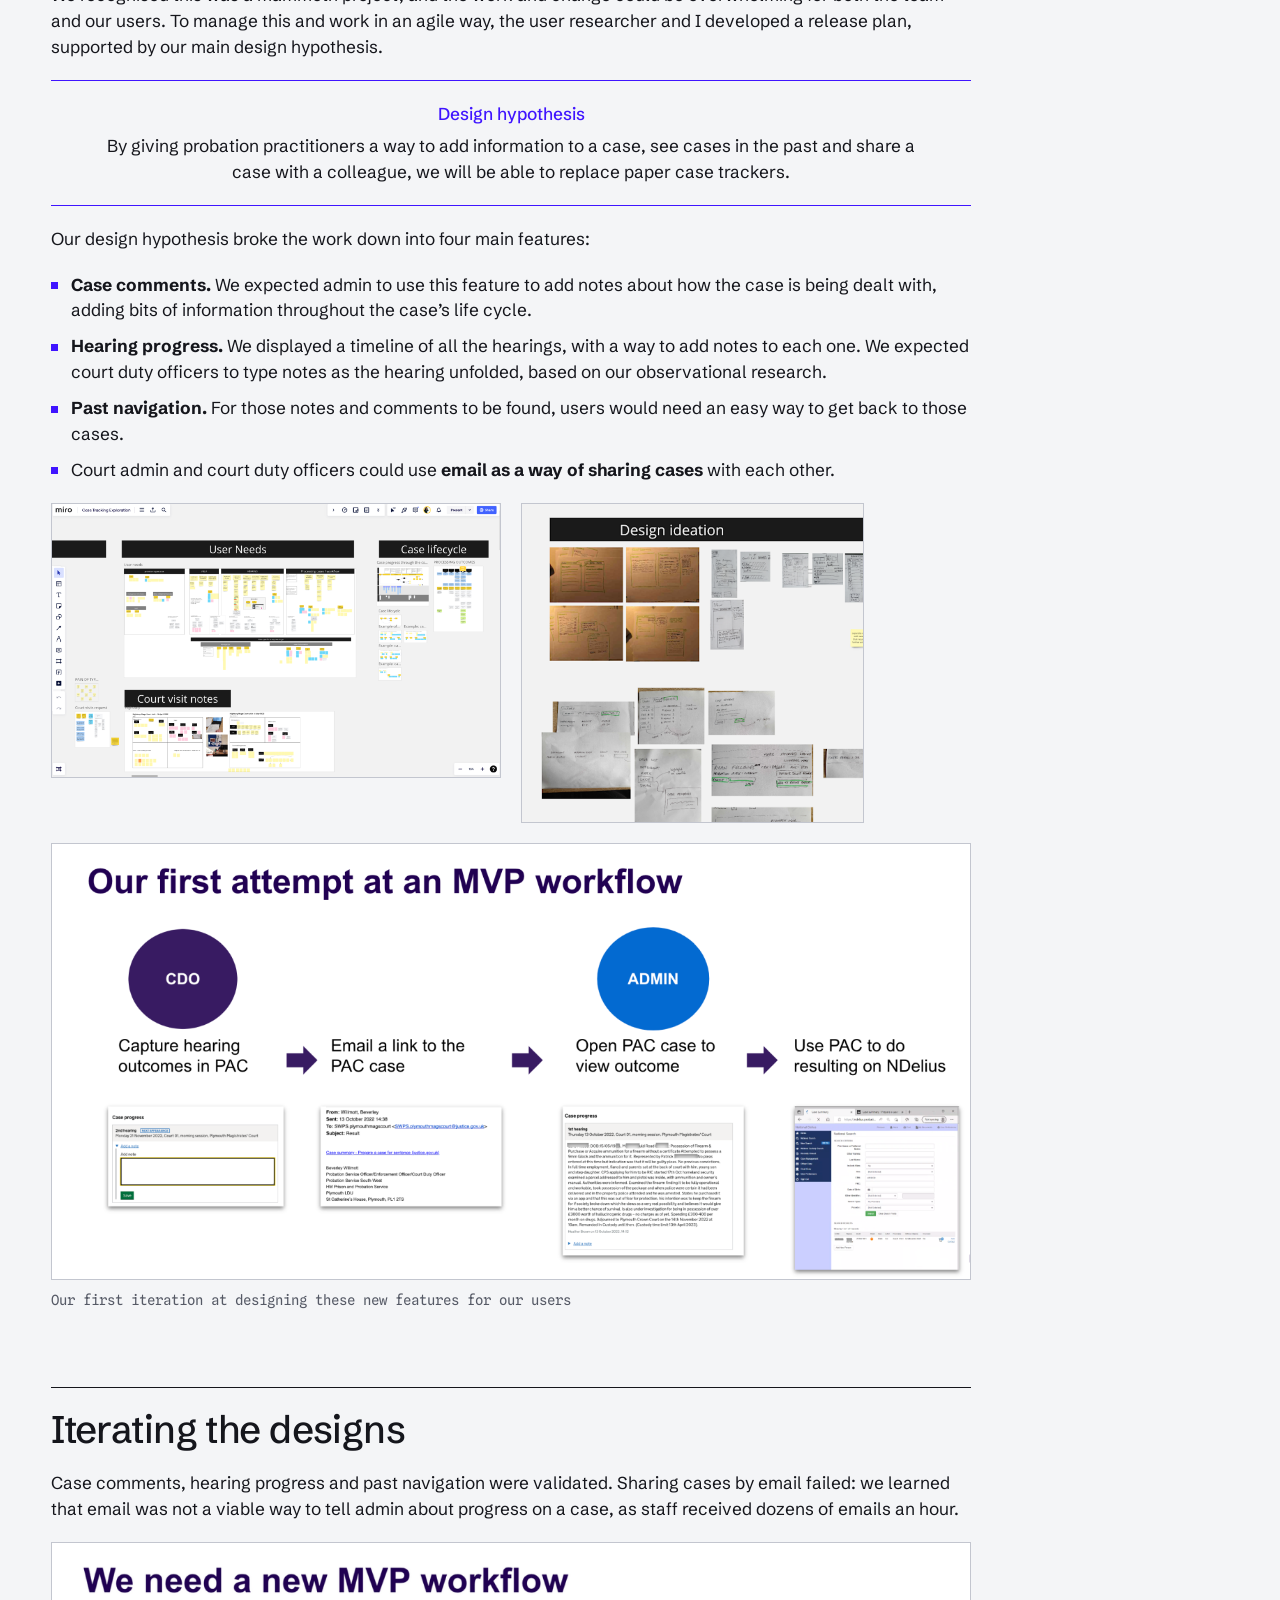
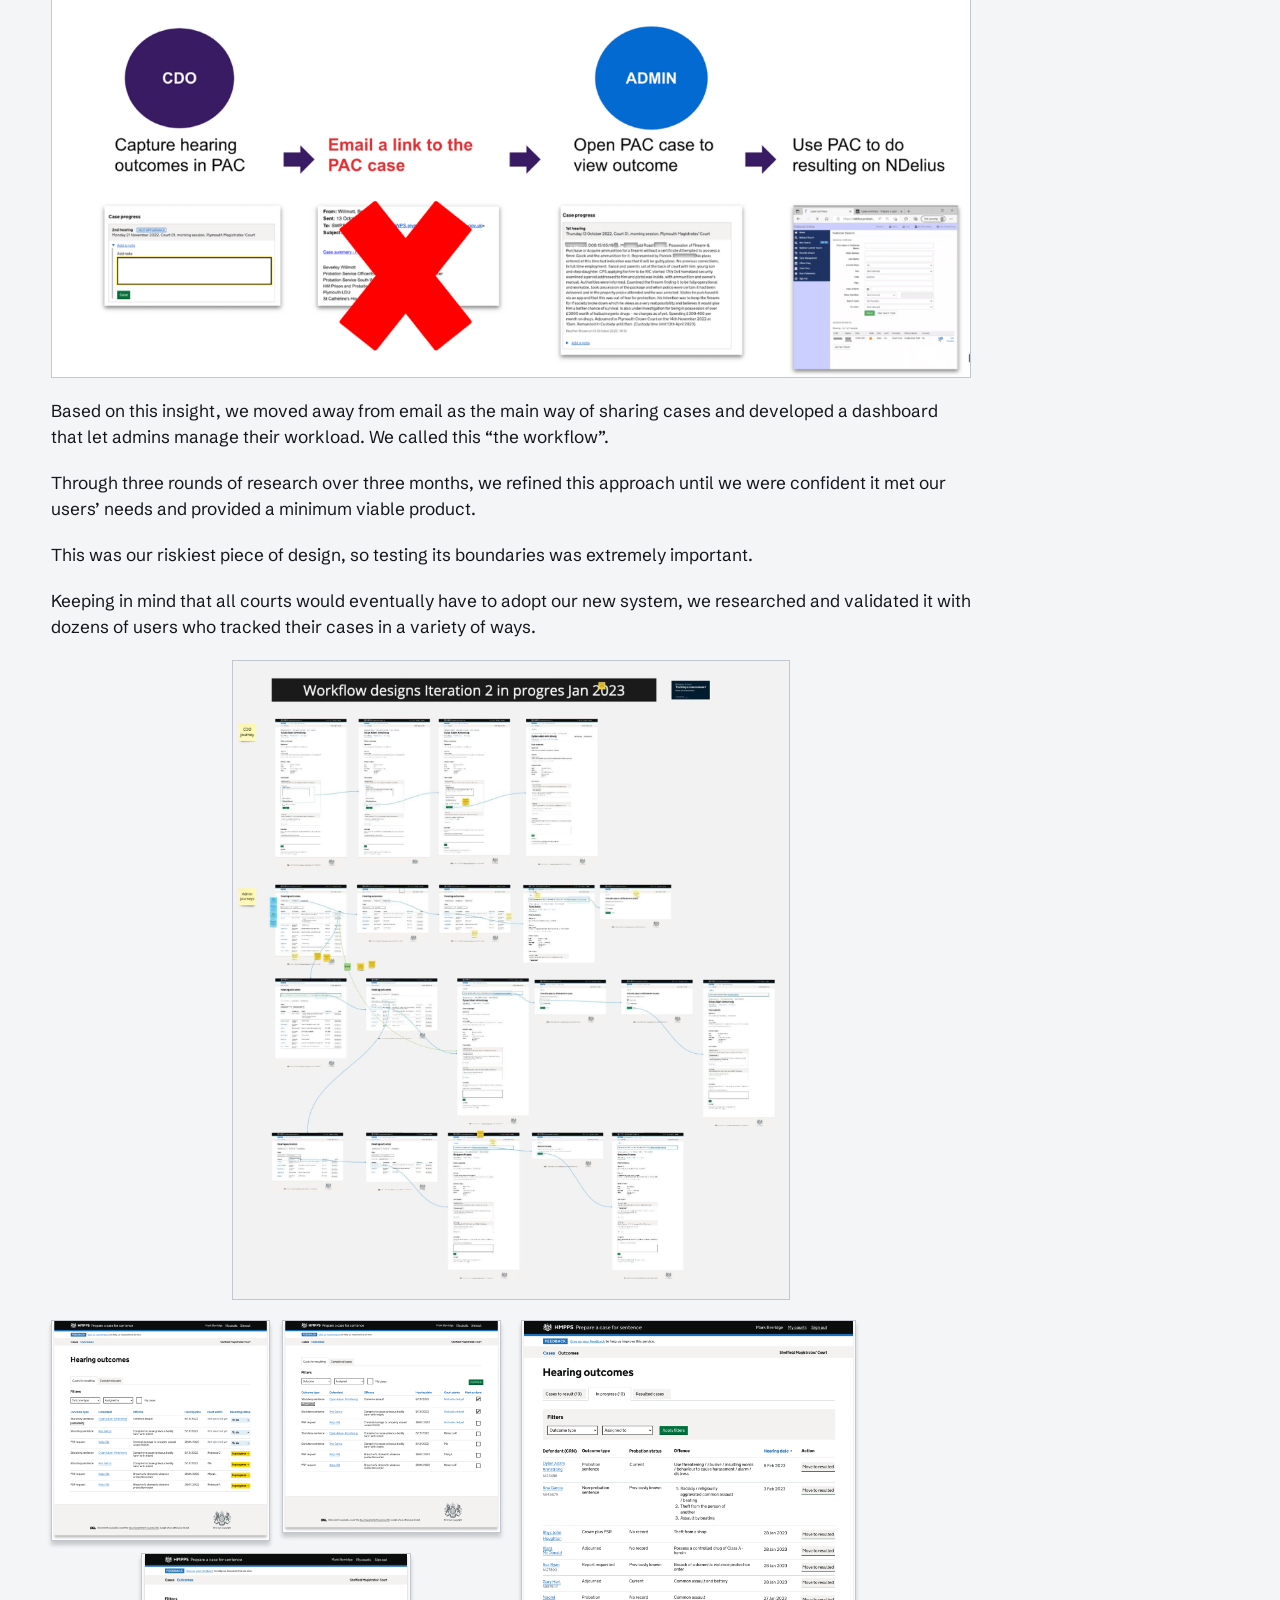
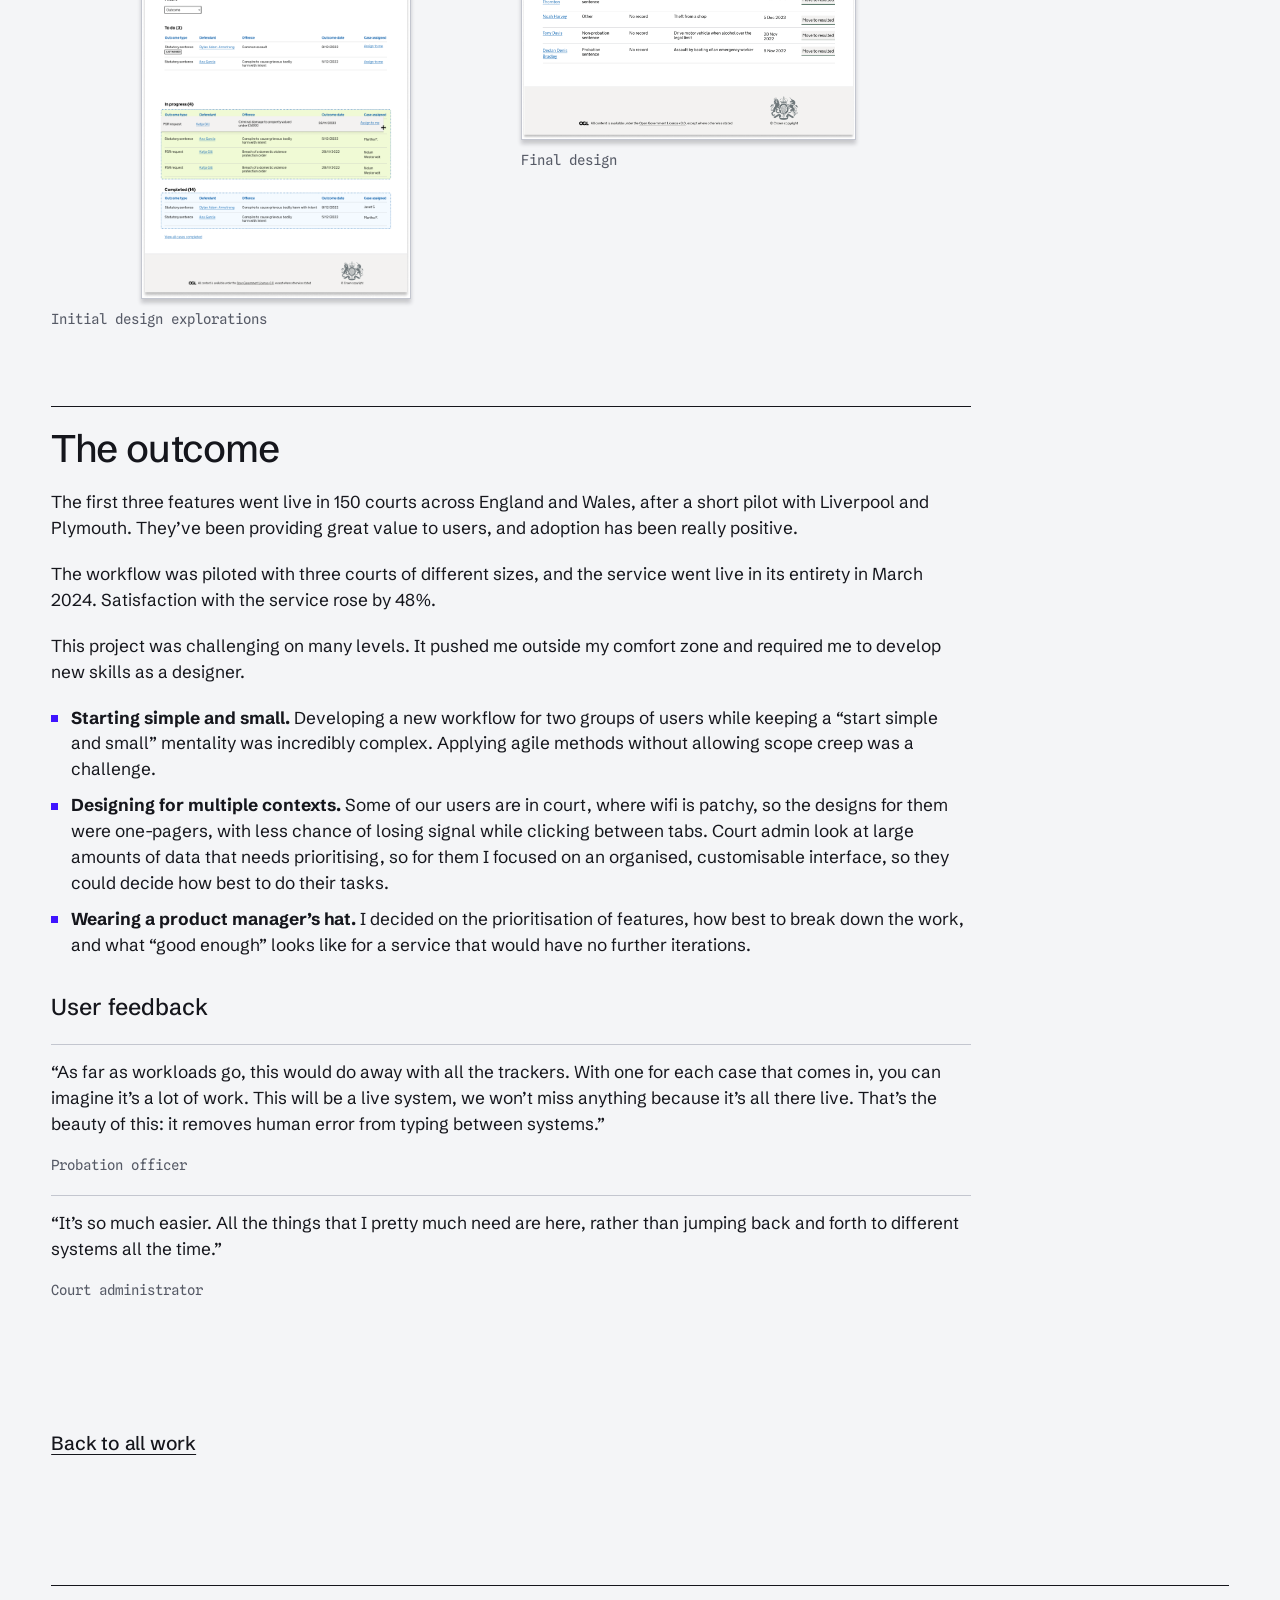
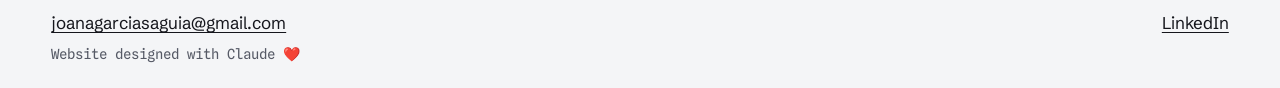
<file: prepare-a-case-for-sentence.html>
<!doctype html>
<html lang="en-GB">
<head>
<meta charset="utf-8">
<meta name="viewport" content="width=device-width, initial-scale=1">
<title>Helping probation officers get ready for court | Joana Águia</title>
<meta name="description" content="Evolving Prepare a Case for Sentence from a view-only service into an interactive court case tracker, now live in 150 courts.">
<meta property="og:title" content="Helping probation officers get ready for court">
<meta property="og:description" content="Evolving a view-only service into an interactive court case tracker.">
<meta property="og:type" content="article">
<link rel="icon" href="data:image/svg+xml,%3Csvg xmlns='http://www.w3.org/2000/svg' viewBox='0 0 32 32'%3E%3Crect width='32' height='32' fill='%233f14ff'/%3E%3Cpath d='M6 26 16 6l10 20' fill='none' stroke='white' stroke-width='3'/%3E%3C/svg%3E">
<link rel="preconnect" href="https://fonts.googleapis.com">
<link rel="preconnect" href="https://fonts.gstatic.com" crossorigin>
<link href="https://fonts.googleapis.com/css2?family=Schibsted+Grotesk:wght@400;500&family=Spline+Sans+Mono:wght@400&display=swap" rel="stylesheet">
<link rel="stylesheet" href="styles.css">
</head>
<body>
<div class="page">
  <nav class="cs-back" aria-label="Main">
    <a href="index.html" class="name">Joana Águia</a>
    <a href="index.html#work">All work</a>
  </nav>

  <main class="flow">
    <header class="flow-intro">
      <p class="mono">Prepare a Case for Sentence, HMPPS</p>
      <h1>Helping probation officers get ready for court</h1>
      <p class="subtitle">Evolving a view-only service into an interactive court case tracker</p>
      <p>Prepare a Case for Sentence shows every person appearing in court on a given day. If they have already been looked after by probation, the service shows data about their current or previous offences, orders and risk. It is used by court probation staff and court administrators. I joined the team when the service went into <strong>private beta</strong>, and since then I have helped evolve it from a read-only service into a transactional one.</p>
      <dl class="flow-facts">
        <div><dt>Role</dt><dd>Interaction design</dd></div>
        <div><dt>Client</dt><dd>Ministry of Justice</dd></div>
        <div><dt>Year</dt><dd>2021 to 2023</dd></div>
        <div><dt>Skills used</dt><dd><ul class="skills"><li>Interaction design</li><li>Prototyping</li></ul></dd></div>
      </dl>
    </header>

    <figure class="cs-figure centre">
      <a href="images/prepare-a-case/service.png"><img src="images/prepare-a-case/service.png" width="1206" height="1004" alt="The Hearing outcomes page in Prepare a Case for Sentence, listing defendants with their outcome type, offence, hearing date and a Mark as done button."></a>
    </figure>

    <section>
      <h2>The problem</h2>
      <p>Probation practitioners and administrators are tracking cases through court manually, on paper or with basic digital tools. This makes the data hard to manage and puts a large administrative burden on courts. As courts are encouraged to process more cases more quickly because of growing backlogs, these difficulties are likely to get worse. There’s an opportunity to make things easier for probation staff in court.</p>
      <p class="hmw">How might we make it easier for court probation staff to process cases from first appearance to sentencing?</p>
    </section>

    <section>
      <h2>Key facts</h2>
      <ul class="squares">
        <li>Every court works differently. There is no standard way of tracking cases, and some courts, like Bristol, don’t track them at all.</li>
        <li>Probation teams are understaffed and working at, or most likely over, capacity.</li>
        <li>Wifi in courts is patchy and unreliable.</li>
        <li>One of Probation Digital’s goals is to reduce the administrative burden on probation practitioners.</li>
      </ul>
    </section>

    <section>
      <h2>The process</h2>
      <figure class="cs-figure">
        <a href="images/prepare-a-case/research-liverpool.jpg"><img src="images/prepare-a-case/research-liverpool.jpg" width="1316" height="623" loading="lazy" alt="Two people at a court office desk, looking at a laptop showing a case tracking spreadsheet."></a>
        <figcaption>Conducting user research in Liverpool Court</figcaption>
      </figure>
      <p>The user researcher and I started with in-person observational research in six courts across the country, to understand the current process. From there, we uncovered the user needs that shaped our design hypothesis.</p>
      <figure class="cs-figure">
        <a href="images/prepare-a-case/as-is-map.png"><img src="images/prepare-a-case/as-is-map.png" width="1316" height="623" loading="lazy" alt="A journey map of sticky notes across three stages: advance preparation, in court and after court, with rows for tasks, needs, pain points and opportunities."></a>
        <figcaption>Map showing the current journey</figcaption>
      </figure>
      <p>We also met our stakeholders, the Central Court Team, to understand business needs and requirements.</p>
      <p>We recognised this was a mammoth project, and the work and change could be overwhelming for both the team and our users. To manage this and work in an agile way, the user researcher and I developed a release plan, supported by our main design hypothesis.</p>
      <div class="hypothesis">
        <p class="label">Design hypothesis</p>
        <p>By giving probation practitioners a way to add information to a case, see cases in the past and share a case with a colleague, we will be able to replace paper case trackers.</p>
      </div>
      <p>Our design hypothesis broke the work down into four main features:</p>
      <ul class="squares">
        <li><strong>Case comments.</strong> We expected admin to use this feature to add notes about how the case is being dealt with, adding bits of information throughout the case’s life cycle.</li>
        <li><strong>Hearing progress.</strong> We displayed a timeline of all the hearings, with a way to add notes to each one. We expected court duty officers to type notes as the hearing unfolded, based on our observational research.</li>
        <li><strong>Past navigation.</strong> For those notes and comments to be found, users would need an easy way to get back to those cases.</li>
        <li>Court admin and court duty officers could use <strong>email as a way of sharing cases</strong> with each other.</li>
      </ul>
      <div class="figure-pair">
        <figure class="cs-figure">
          <a href="images/prepare-a-case/user-needs-board.png"><img src="images/prepare-a-case/user-needs-board.png" width="772" height="471" loading="lazy" alt="A Miro board titled Case Tracking Exploration, with sections for user needs, case lifecycle and court visit notes."></a>
        </figure>
        <figure class="cs-figure">
          <a href="images/prepare-a-case/design-ideation.png"><img src="images/prepare-a-case/design-ideation.png" width="597" height="557" loading="lazy" alt="Photos of hand-drawn paper sketches of case tracker screens, grouped under the heading Design ideation."></a>
        </figure>
      </div>
      <figure class="cs-figure">
        <a href="images/prepare-a-case/mvp-workflow-first.png"><img src="images/prepare-a-case/mvp-workflow-first.png" width="1316" height="623" loading="lazy" alt="Slide titled Our first attempt at an MVP workflow: the court duty officer captures hearing outcomes, emails a link to the case, admin opens the case to view the outcome, then uses it to update nDelius."></a>
        <figcaption>Our first iteration at designing these new features for our users</figcaption>
      </figure>
    </section>

    <section>
      <h2>Iterating the designs</h2>
      <p>Case comments, hearing progress and past navigation were validated. Sharing cases by email failed: we learned that email was not a viable way to tell admin about progress on a case, as staff received dozens of emails an hour.</p>
      <figure class="cs-figure">
        <a href="images/prepare-a-case/mvp-workflow-new.png"><img src="images/prepare-a-case/mvp-workflow-new.png" width="1316" height="623" loading="lazy" alt="The same workflow slide, titled We need a new MVP workflow, with the email step crossed out in red."></a>
      </figure>
      <p>Based on this insight, we moved away from email as the main way of sharing cases and developed a dashboard that let admins manage their workload. We called this “the workflow”.</p>
      <p>Through three rounds of research over three months, we refined this approach until we were confident it met our users’ needs and provided a minimum viable product.</p>
      <p>This was our riskiest piece of design, so testing its boundaries was extremely important.</p>
      <p>Keeping in mind that all courts would eventually have to adopt our new system, we researched and validated it with dozens of users who tracked their cases in a variety of ways.</p>
      <figure class="cs-figure centre">
        <a href="images/prepare-a-case/workflow-iterations.png"><img src="images/prepare-a-case/workflow-iterations.png" width="837" height="960" loading="lazy" alt="A board of connected screen designs titled Workflow designs iteration 2, January 2023, showing a court duty officer journey and three admin journeys."></a>
      </figure>
      <div class="explorations">
        <figure class="cs-figure">
          <div class="exploration-set">
            <a href="images/prepare-a-case/exploration-2.png"><img src="images/prepare-a-case/exploration-2.png" width="373" height="376" loading="lazy" alt="Early design of the outcomes page, with a resulting status dropdown on each case."></a>
            <a href="images/prepare-a-case/exploration-3.png"><img src="images/prepare-a-case/exploration-3.png" width="373" height="363" loading="lazy" alt="Early design of the outcomes page, with a Mark as done checkbox on each case."></a>
            <a href="images/prepare-a-case/exploration-1.png"><img src="images/prepare-a-case/exploration-1.png" width="373" height="479" loading="lazy" alt="Early design of the outcomes page, splitting cases into To do, In progress and Completed tables."></a>
          </div>
          <figcaption>Initial design explorations</figcaption>
        </figure>
        <figure class="cs-figure">
          <a href="images/prepare-a-case/final-design.png"><img src="images/prepare-a-case/final-design.png" width="610" height="766" loading="lazy" alt="The final Hearing outcomes design, with tabs for cases to result, in progress and resulted cases, filters, and a Move to resulted button on each case."></a>
          <figcaption>Final design</figcaption>
        </figure>
      </div>
    </section>

    <section>
      <h2>The outcome</h2>
      <p>The first three features went live in 150 courts across England and Wales, after a short pilot with Liverpool and Plymouth. They’ve been providing great value to users, and adoption has been really positive.</p>
      <p>The workflow was piloted with three courts of different sizes, and the service went live in its entirety in March 2024. Satisfaction with the service rose by 48%.</p>
      <p>This project was challenging on many levels. It pushed me outside my comfort zone and required me to develop new skills as a designer.</p>
      <ul class="squares">
        <li><strong>Starting simple and small.</strong> Developing a new workflow for two groups of users while keeping a “start simple and small” mentality was incredibly complex. Applying agile methods without allowing scope creep was a challenge.</li>
        <li><strong>Designing for multiple contexts.</strong> Some of our users are in court, where wifi is patchy, so the designs for them were one-pagers, with less chance of losing signal while clicking between tabs. Court admin look at large amounts of data that needs prioritising, so for them I focused on an organised, customisable interface, so they could decide how best to do their tasks.</li>
        <li><strong>Wearing a product manager’s hat.</strong> I decided on the prioritisation of features, how best to break down the work, and what “good enough” looks like for a service that would have no further iterations.</li>
      </ul>
      <h3>User feedback</h3>
      <blockquote class="quote">
        <p>“As far as workloads go, this would do away with all the trackers. With one for each case that comes in, you can imagine it’s a lot of work. This will be a live system, we won’t miss anything because it’s all there live. That’s the beauty of this: it removes human error from typing between systems.”</p>
        <cite>Probation officer</cite>
      </blockquote>
      <blockquote class="quote">
        <p>“It’s so much easier. All the things that I pretty much need are here, rather than jumping back and forth to different systems all the time.”</p>
        <cite>Court administrator</cite>
      </blockquote>
    </section>
  </main>

  <nav class="cs-next" aria-label="Next case study">
    <a href="index.html#work">Back to all work</a>
  </nav>

  <footer id="contact">
    <a href="mailto:joanagarciasaguia@gmail.com">joanagarciasaguia@gmail.com</a>
    <a href="https://www.linkedin.com/in/joana-aguia">LinkedIn</a>
    <p class="credit">Website designed with Claude ❤️</p>
  </footer>
</div>

<dialog class="lightbox" id="lightbox" aria-label="Enlarged image">
  <button type="button" class="lightbox-close" aria-label="Close image">×</button>
  <img alt="">
  <p class="lightbox-caption mono"></p>
</dialog>
<script>
(function () {
  var box = document.getElementById('lightbox');
  if (!box || !box.showModal) return; // older browsers just open the image
  var img = box.querySelector('img'), cap = box.querySelector('.lightbox-caption');
  document.querySelectorAll('.cs-figure a').forEach(function (a) {
    a.addEventListener('click', function (e) {
      e.preventDefault();
      var fc = a.closest('figure').querySelector('figcaption');
      img.src = a.getAttribute('href'); img.alt = a.querySelector('img').alt;
      cap.textContent = fc ? fc.textContent : '';
      box.showModal();
    });
  });
  box.querySelector('.lightbox-close').addEventListener('click', function () { box.close(); });
  box.addEventListener('click', function (e) { if (e.target === box) box.close(); });
  box.addEventListener('close', function () { img.removeAttribute('src'); });
})();
</script>
</body>
</html>
</file>
<file: styles.css>
/* Thin rules on a cool page and one purple accent. */
:root {
  color-scheme: light;
  --ink: #15161c;
  --muted: #565a66;
  --rule: #c3c6cf;
  --page: #f4f5f7;
  --accent: #3f14ff;
  --white: #ffffff;
  --sans: "Schibsted Grotesk", Arial, sans-serif;
  --mono: "Spline Sans Mono", "Courier New", monospace;
  --gap: clamp(32px, 6vw, 96px);
}
* { box-sizing: border-box; }
html { scroll-behavior: smooth; }
body {
  margin: 0;
  background: var(--page);
  color: var(--ink);
  font: 400 17px/1.5 var(--sans);
}
h1, h2, h3, p, ul, figure { margin: 0; }
ul { padding: 0; list-style: none; }
a { color: inherit; text-underline-offset: .2em; }
a:hover { color: var(--accent); }
:focus-visible { outline: 2px solid var(--accent); outline-offset: 2px; }

.page {
  padding-left: max(clamp(16px, 4vw, 56px), env(safe-area-inset-left, 0px));
  padding-right: max(clamp(16px, 4vw, 56px), env(safe-area-inset-right, 0px));
}
.skip { position: absolute; left: 16px; top: -4rem; background: var(--white); padding: 8px 12px; }
.skip:focus { top: 8px; }

nav.top, footer {
  display: flex; flex-wrap: wrap; justify-content: space-between; gap: 8px 32px;
  padding-block: 20px;
}
nav.top { border-bottom: 1px solid var(--ink); }
nav.top .name { font-weight: 500; }
nav.top ul { display: flex; gap: 24px; }

.hero {
  display: flex; flex-wrap: wrap; align-items: flex-end; gap: 24px var(--gap);
  padding-block: clamp(40px, 6vw, 80px) clamp(32px, 4vw, 56px);
  border-bottom: 1px solid var(--ink);
}
.hero-text { flex: 5 1 420px; min-width: 0; display: flex; flex-direction: column; gap: 24px; }
h1 {
  font-size: clamp(38px, 5vw, 72px); line-height: 1.04; font-weight: 500;
  letter-spacing: -.02em; text-wrap: balance;
}
.hero p { max-width: 34em; }
.horizons { flex: 4 1 340px; min-width: 0; }
.horizons svg { display: block; width: 100%; height: auto; font: 400 13px var(--mono); }
.horizons path { fill: none; stroke-width: 1.5; }
.horizons .axis { stroke: var(--ink); stroke-width: 1; }
.horizons .h1 { stroke: var(--ink); }
.horizons .h2 { stroke: #6b6f7c; }
.horizons .h3 { stroke: var(--accent); stroke-width: 2.5; }
.horizons text { fill: var(--ink); }
.horizons .t2 { fill: var(--muted); }
.horizons .t3 { fill: var(--accent); }
.horizons .h3 { stroke-dasharray: 700; stroke-dashoffset: 700; animation: draw 1.6s .2s cubic-bezier(.3,.7,.2,1) forwards; }
@keyframes draw { to { stroke-dashoffset: 0; } }
.mono { font: 400 14px/1.45 var(--mono); }

/* Lists */
.work article {
  display: flex; flex-wrap: wrap; gap: 12px var(--gap);
  padding-block: clamp(24px, 3vw, 40px);
  border-bottom: 1px solid var(--ink);
}
.work h2, .section-title {
  font-size: clamp(26px, 2.8vw, 40px); line-height: 1.1; font-weight: 500; letter-spacing: -.012em;
}
.work h2 { flex: 5 1 380px; min-width: 0; text-wrap: balance; }
.work .info { flex: 6 1 480px; min-width: 0; display: flex; flex-direction: column; gap: 8px; max-width: 42em; }
.work .result { font-weight: 500; color: var(--accent); }
.skills { display: flex; flex-wrap: wrap; gap: 8px; margin-top: 8px; }
.skills li { font: 400 13px/1 var(--mono); padding: 7px 10px; border: 1px solid var(--ink); }

.block { padding-top: clamp(40px, 6vw, 80px); }
.section-title { margin-bottom: 24px; }
.row {
  display: flex; flex-wrap: wrap; gap: 2px 24px;
  padding-block: 12px;
  border-top: 1px solid var(--rule);
}
.row > :first-child { flex: 1 1 200px; min-width: 0; line-height: 1.7; }
.row > :nth-child(2) { flex: 3 1 320px; min-width: 0; font-size: 17px; font-weight: 500; }
.row > :nth-child(3) { flex: 3 1 320px; min-width: 0; }

footer { margin-top: clamp(40px, 6vw, 80px); border-top: 1px solid var(--ink); padding-block: 24px; }
footer a { overflow-wrap: anywhere; }
.credit { flex: 1 1 100%; margin: 0; font: 400 14px/1.45 var(--mono); color: var(--muted); }

@media (prefers-reduced-motion: reduce) {
  html { scroll-behavior: auto; }
  .horizons .h3 { animation: none; stroke-dashoffset: 0; }
}
@media (max-width: 600px) { .horizons svg { font-size: 19px; } }
/* Case study pages */
.work h2 a { text-decoration: none; }
.work h2 a:hover { color: var(--accent); text-decoration: underline; text-decoration-thickness: 1px; }
.read-more { font-weight: 500; margin-top: 6px; }

.cs-back { padding-block: 20px; border-bottom: 1px solid var(--ink); display: flex; flex-wrap: wrap; justify-content: space-between; gap: 8px 32px; }
.cs-hero { padding-block: clamp(40px, 6vw, 80px) clamp(32px, 4vw, 56px); display: flex; flex-direction: column; gap: 24px; border-bottom: 1px solid var(--ink); }
.cs-hero h1 { max-width: 16em; }
.cs-hero .lede { font-size: clamp(18px, 1.5vw, 21px); max-width: 38em; }
.facts { display: grid; grid-template-columns: repeat(auto-fit, minmax(min(100%, 220px), 1fr)); gap: 20px var(--gap); padding-block: 24px; border-bottom: 1px solid var(--ink); }
.facts dt { font: 400 14px/1.45 var(--mono); color: var(--muted); }
.facts dd { margin: 4px 0 0; font-weight: 500; }
.facts .skills { margin-top: 6px; }
.cs-section { display: flex; flex-wrap: wrap; gap: 12px var(--gap); padding-block: clamp(32px, 4vw, 56px); border-bottom: 1px solid var(--ink); }
.cs-section h2 { flex: 5 1 380px; min-width: 0; font-size: clamp(26px, 2.8vw, 40px); line-height: 1.1; font-weight: 500; letter-spacing: -.012em; }
.cs-section .body { flex: 6 1 480px; min-width: 0; max-width: 42em; display: flex; flex-direction: column; gap: 16px; }
.cs-section .body ul { display: flex; flex-direction: column; gap: 8px; }
.cs-section .body li { padding-left: 18px; position: relative; }
.cs-section .body li::before { content: ""; position: absolute; left: 0; top: .62em; width: 7px; height: 7px; background: var(--accent); }
.cs-section .body .result { font-weight: 500; color: var(--accent); font-size: clamp(18px, 1.5vw, 21px); }
.cs-next { display: flex; flex-wrap: wrap; justify-content: space-between; align-items: baseline; gap: 8px 32px; padding-block: clamp(32px, 4vw, 56px); }
.cs-next a { font-size: clamp(22px, 2.2vw, 30px); font-weight: 500; letter-spacing: -.01em; }
/* Case study figures and callouts */
.cs-figure { flex: 1 1 100%; min-width: 0; display: flex; flex-direction: column; gap: 10px; }
.cs-figure img { display: block; width: auto; max-width: min(100%, 680px); max-height: 460px; object-fit: contain; cursor: zoom-in; height: auto; border: 1px solid var(--rule); background: var(--white); }
.cs-figure figcaption { font: 400 14px/1.45 var(--mono); color: var(--muted); }
.cs-figure a { display: block; }
.cs-figure.hero-shot { padding-block: clamp(24px, 3vw, 40px) 0; border-bottom: 0; }
.figure-row { flex: 1 1 100%; display: grid; grid-template-columns: repeat(auto-fit, minmax(min(100%, 300px), 1fr)); gap: 20px; align-items: start; }
.figure-row.three { grid-template-columns: repeat(auto-fit, minmax(min(100%, 220px), 1fr)); }
.callout { border-left: 3px solid var(--accent); padding: 4px 0 4px 18px; font-size: clamp(19px, 1.6vw, 22px); font-weight: 500; }
.callout .label { display: block; font: 400 14px/1.45 var(--mono); color: var(--muted); font-weight: 400; margin-bottom: 4px; }
.cs-section .body ol { padding-left: 1.4em; display: flex; flex-direction: column; gap: 8px; }
.quote { margin: 0; border-top: 1px solid var(--rule); padding-top: 14px; }
.quote p { font-size: clamp(18px, 1.5vw, 21px); }
.quote cite { display: block; margin-top: 6px; font: 400 14px/1.45 var(--mono); font-style: normal; color: var(--muted); }
.cs-section .spacer { flex: 5 1 380px; min-width: 0; }
@media (max-width: 900px) { .cs-section .spacer { display: none; } }
.figure-row .cs-figure img { max-height: 340px; }
.figure-row.three .cs-figure img { max-height: 280px; }
.cs-figure.hero-shot img { max-width: min(100%, 860px); max-height: 600px; }

/* Enlarged image overlay */
.lightbox { padding: 0; border: 0; background: transparent; max-width: none; max-height: none; width: 100%; height: 100%; }
.lightbox::backdrop { background: rgba(21, 22, 28, .88); }
.lightbox[open] { display: flex; flex-direction: column; align-items: center; justify-content: center; gap: 12px; }
.lightbox img { max-width: calc(100vw - 32px); max-height: calc(100vh - 120px); background: var(--white); }
.lightbox-caption { color: var(--white); text-align: center; padding-inline: 16px; }
.lightbox-close {
  position: fixed; top: max(12px, env(safe-area-inset-top, 0px)); right: max(12px, env(safe-area-inset-right, 0px));
  width: 48px; height: 48px; border: 1px solid var(--white); background: var(--ink); color: var(--white);
  font: 400 30px/1 var(--sans); cursor: pointer;
}
.lightbox-close:hover { background: var(--accent); }
.lightbox-close:focus-visible { outline: 3px solid var(--white); outline-offset: 2px; }

/* Single-column case study layout, following the Figma file */
.flow { max-width: 920px; display: flex; flex-direction: column; gap: clamp(48px, 6vw, 80px); padding-block: clamp(40px, 6vw, 80px); }
.flow section, .flow-intro { display: flex; flex-direction: column; gap: 20px; }
.flow p, .flow li { font-size: clamp(17px, 1.35vw, 19px); }
.flow h1 { max-width: 16em; }
.flow .subtitle { font-size: clamp(22px, 2.2vw, 32px); line-height: 1.2; letter-spacing: -.01em; }
.flow h2 { font-size: clamp(28px, 3vw, 44px); line-height: 1.1; font-weight: 500; letter-spacing: -.015em; padding-top: 20px; border-top: 1px solid var(--ink); }
.flow h3 { font-size: clamp(20px, 1.8vw, 24px); font-weight: 500; margin-top: 12px; }
.flow-facts { display: flex; flex-wrap: wrap; gap: 16px 40px; margin: 8px 0 0; }
.flow-facts dt { font: 400 14px/1.45 var(--mono); color: var(--muted); }
.flow-facts dd { margin: 4px 0 0; font-weight: 500; }
.flow-facts .skills { margin-top: 2px; }
.flow .hmw { font-style: italic; font-weight: 500; }
.hypothesis { text-align: center; border-block: 1px solid var(--accent); padding: 20px clamp(8px, 4vw, 48px); }
.hypothesis .label { font-weight: 500; color: var(--accent); margin-bottom: 6px; }
.squares { display: flex; flex-direction: column; gap: 10px; }
.squares li { padding-left: 20px; position: relative; }
.squares li::before { content: ""; position: absolute; left: 0; top: .6em; width: 7px; height: 7px; background: var(--accent); }
.flow .cs-figure img { max-width: 100%; max-height: 520px; }
.flow .cs-figure.centre { align-items: center; }
.flow .cs-figure.centre img { max-height: 640px; }
.figure-pair, .explorations { display: grid; grid-template-columns: repeat(auto-fit, minmax(min(100%, 280px), 1fr)); gap: 20px; align-items: start; }
.figure-pair .cs-figure img { max-height: 320px; }
.exploration-set { display: grid; grid-template-columns: 1fr 1fr; gap: 12px; }
.exploration-set a:last-child { grid-column: 1 / -1; justify-self: center; width: 60%; }
.explorations .cs-figure img { max-height: 420px; box-shadow: 0 4px 4px rgba(21, 22, 28, .2); }
.cs-next a { font-size: clamp(17px, 1.5vw, 20px); }
.pillars { display: flex; flex-direction: column; gap: 12px; border-left: 3px solid var(--accent); padding-left: 18px; }
.figure-note { color: var(--muted); margin-top: -8px; }
.quote { display: flex; flex-direction: column; gap: 12px; }
.image-missing { display: grid; place-items: center; min-height: 240px; border: 1px dashed var(--muted); color: var(--muted); font: 400 14px/1.45 var(--mono); padding: 16px; text-align: center; }
</file>
